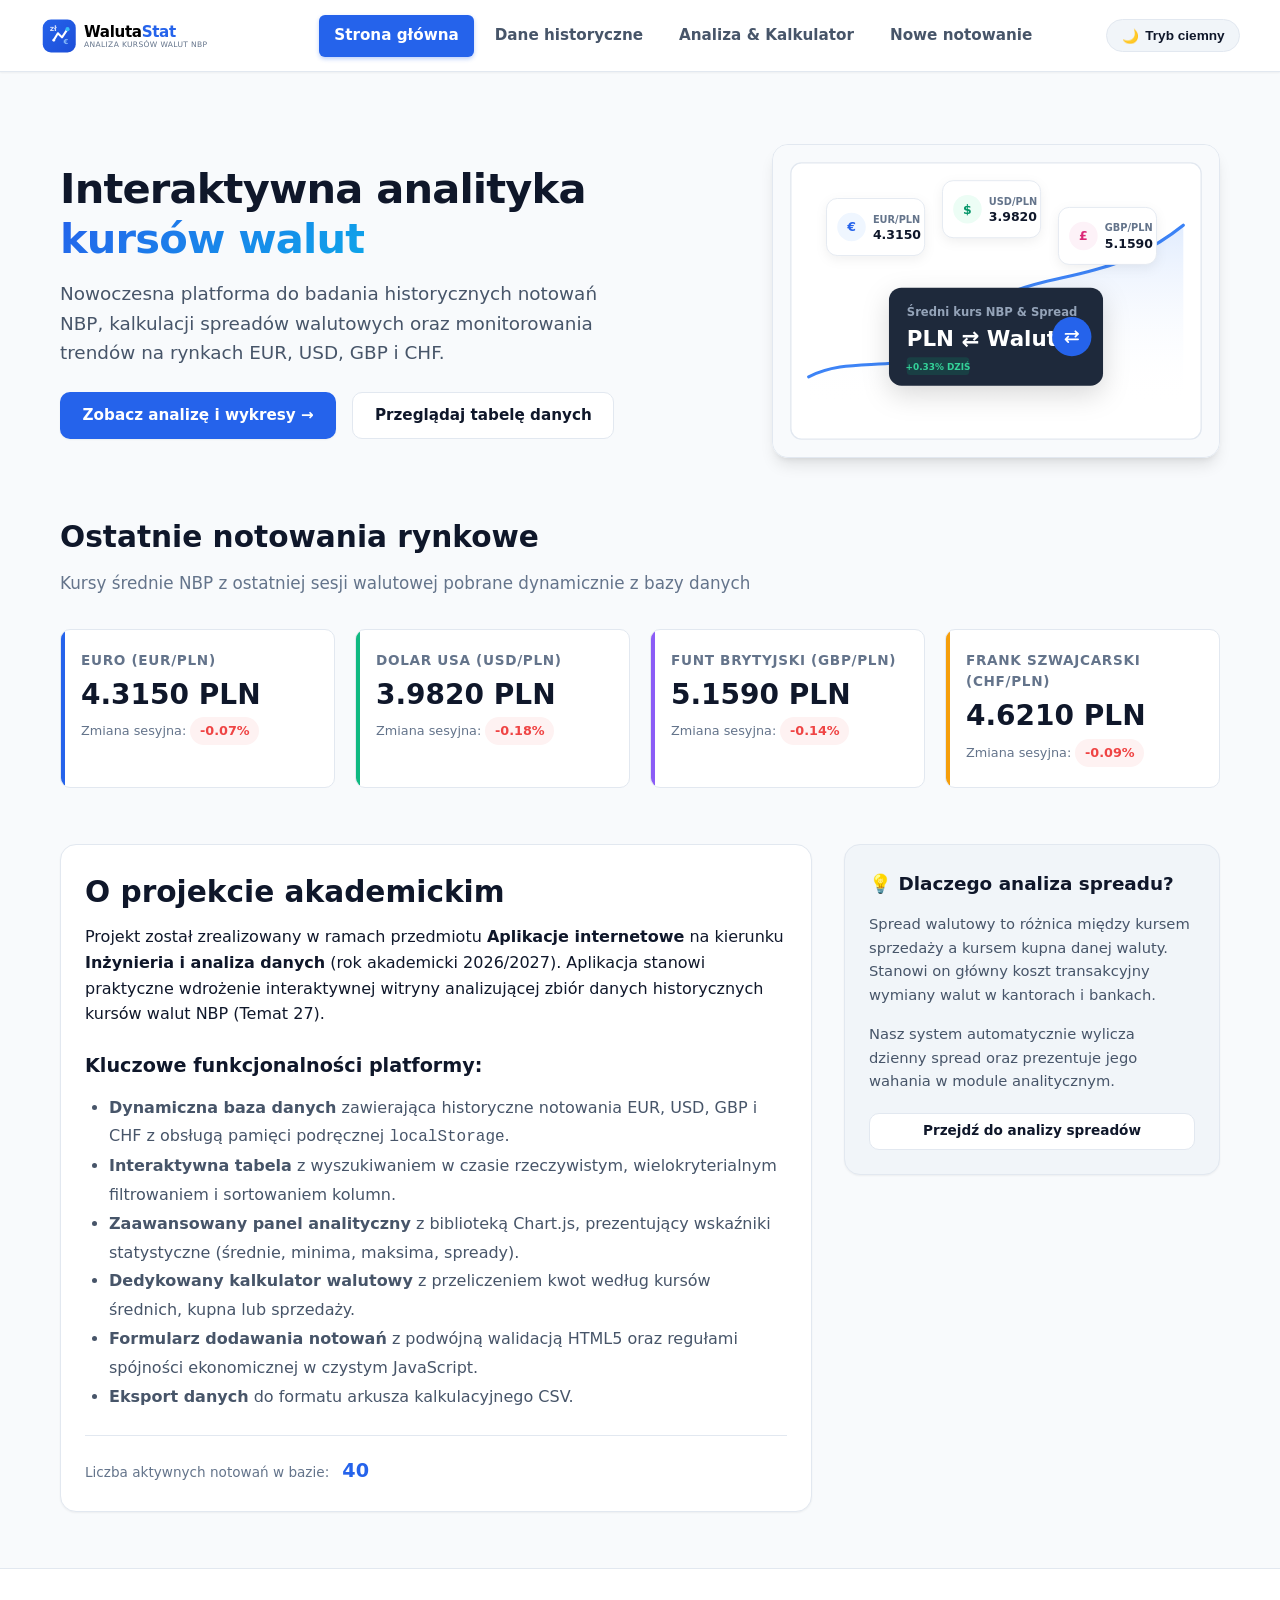
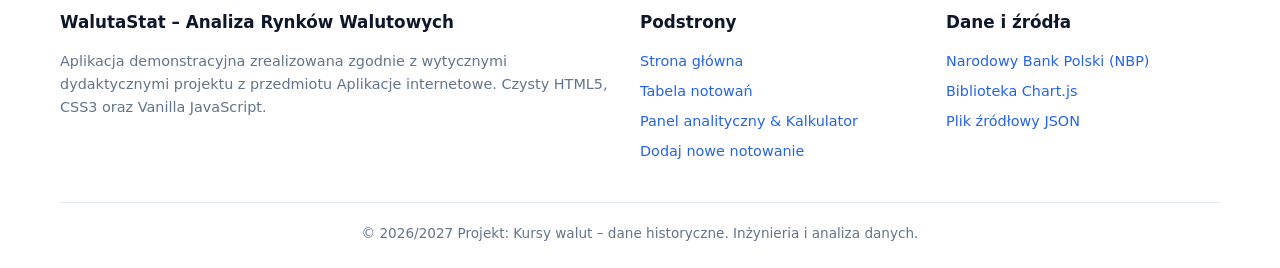
<file: index.html>
<!DOCTYPE html>
<html lang="pl">
<head>
  <meta charset="UTF-8">
  <meta name="viewport" content="width=device-width, initial-scale=1.0">
  <meta name="description" content="Projekt demonstracyjny: Kursy walut – dane historyczne. Inżynieria i analiza danych.">
  <title>WalutaStat – Kursy walut i analiza danych historycznych NBP</title>
  <link rel="stylesheet" href="css/style.css">
</head>
<body data-page="home">

  <!-- ======================================================================
       NAGŁÓWEK I GŁÓWNE MENU NAWIGACYJNE
       ====================================================================== -->
  <header class="site-header">
    <div class="container header-inner">
      <a href="index.html" class="brand-link" title="Przejdź do strony głównej WalutaStat">
        <img src="img/logo.svg" alt="Logo WalutaStat - Analiza kursów walut NBP" class="brand-logo">
      </a>

      <nav class="main-nav" aria-label="Główna nawigacja serwisu">
        <ul class="nav-list">
          <li><a href="index.html" class="nav-link active" aria-current="page">Strona główna</a></li>
          <li><a href="dane.html" class="nav-link">Dane historyczne</a></li>
          <li><a href="analiza.html" class="nav-link">Analiza &amp; Kalkulator</a></li>
          <li><a href="formularz.html" class="nav-link">Nowe notowanie</a></li>
        </ul>
      </nav>

      <div class="nav-actions">
        <button id="theme-toggle" class="theme-toggle-btn" aria-label="Przełącz motyw kolorystyczny witryny">
          🌙 <span>Tryb ciemny</span>
        </button>
      </div>
    </div>
  </header>

  <!-- ======================================================================
       TREŚĆ GŁÓWNA STRONY (MAIN)
       ====================================================================== -->
  <main class="main-content">
    <div class="container">

      <!-- Sekcja Hero: wprowadzenie i grafika -->
      <section class="hero-section">
        <div class="hero-content">
          <h1>Interaktywna analityka <span class="gradient-text">kursów walut</span></h1>
          <p class="hero-lead">
            Nowoczesna platforma do badania historycznych notowań NBP, kalkulacji spreadów walutowych
            oraz monitorowania trendów na rynkach EUR, USD, GBP i CHF.
          </p>
          <div class="hero-buttons">
            <a href="analiza.html" class="btn btn-primary">Zobacz analizę i wykresy &rarr;</a>
            <a href="dane.html" class="btn btn-secondary">Przeglądaj tabelę danych</a>
          </div>
        </div>

        <figure class="hero-visual">
          <img src="img/currency-exchange.svg" alt="Infografika obrazująca notowania walut, kursy średnie i wymianę walutową">
          <figcaption style="display:none;">Wizualizacja dynamiki kursów rynkowych</figcaption>
        </figure>
      </section>

      <!-- Sekcja dynamicznych kart bieżących kursów -->
      <section style="margin-bottom: 3.5rem;">
        <h2 class="section-title">Ostatnie notowania rynkowe</h2>
        <p class="section-subtitle">Kursy średnie NBP z ostatniej sesji walutowej pobrane dynamicznie z bazy danych</p>

        <div class="stats-grid">
          <!-- Karta EUR -->
          <div class="stat-card">
            <div class="stat-label">Euro (EUR/PLN)</div>
            <div id="rate-eur" class="stat-value">---</div>
            <div class="stat-sub">Zmiana sesyjna: <span id="change-eur" class="badge">---</span></div>
          </div>

          <!-- Karta USD -->
          <div class="stat-card stat-green">
            <div class="stat-label">Dolar USA (USD/PLN)</div>
            <div id="rate-usd" class="stat-value">---</div>
            <div class="stat-sub">Zmiana sesyjna: <span id="change-usd" class="badge">---</span></div>
          </div>

          <!-- Karta GBP -->
          <div class="stat-card stat-purple">
            <div class="stat-label">Funt brytyjski (GBP/PLN)</div>
            <div id="rate-gbp" class="stat-value">---</div>
            <div class="stat-sub">Zmiana sesyjna: <span id="change-gbp" class="badge">---</span></div>
          </div>

          <!-- Karta CHF -->
          <div class="stat-card stat-amber">
            <div class="stat-label">Frank szwajcarski (CHF/PLN)</div>
            <div id="rate-chf" class="stat-value">---</div>
            <div class="stat-sub">Zmiana sesyjna: <span id="change-chf" class="badge">---</span></div>
          </div>
        </div>
      </section>

      <!-- Sekcja O Projekcie i Zastosowanie Analityczne (Article + Aside) -->
      <div style="display: grid; grid-template-columns: 2fr 1fr; gap: 2rem; align-items: start;">
        
        <article class="card">
          <h2 class="section-title">O projekcie akademickim</h2>
          <p style="margin-bottom: 1rem;">
            Projekt został zrealizowany w ramach przedmiotu <strong>Aplikacje internetowe</strong> na kierunku 
            <strong>Inżynieria i analiza danych</strong> (rok akademicki 2026/2027). Aplikacja stanowi praktyczne wdrożenie
            interaktywnej witryny analizującej zbiór danych historycznych kursów walut NBP (Temat 27).
          </p>

          <h3 style="font-size: 1.2rem; margin: 1.5rem 0 0.75rem; color: var(--text-main);">Kluczowe funkcjonalności platformy:</h3>
          <ul style="padding-left: 1.5rem; line-height: 1.8; color: var(--text-secondary);">
            <li><strong>Dynamiczna baza danych</strong> zawierająca historyczne notowania EUR, USD, GBP i CHF z obsługą pamięci podręcznej <code>localStorage</code>.</li>
            <li><strong>Interaktywna tabela</strong> z wyszukiwaniem w czasie rzeczywistym, wielokryterialnym filtrowaniem i sortowaniem kolumn.</li>
            <li><strong>Zaawansowany panel analityczny</strong> z biblioteką Chart.js, prezentujący wskaźniki statystyczne (średnie, minima, maksima, spready).</li>
            <li><strong>Dedykowany kalkulator walutowy</strong> z przeliczeniem kwot według kursów średnich, kupna lub sprzedaży.</li>
            <li><strong>Formularz dodawania notowań</strong> z podwójną walidacją HTML5 oraz regułami spójności ekonomicznej w czystym JavaScript.</li>
            <li><strong>Eksport danych</strong> do formatu arkusza kalkulacyjnego CSV.</li>
          </ul>

          <div style="margin-top: 1.5rem; padding-top: 1.25rem; border-top: 1px solid var(--border-color); display: flex; gap: 1rem; align-items: center;">
            <div>
              <span style="font-size: 0.85rem; color: var(--text-muted);">Liczba aktywnych notowań w bazie:</span>
              <strong id="total-records-count" style="font-size: 1.2rem; margin-left: 0.5rem; color: var(--primary);">---</strong>
            </div>
          </div>
        </article>

        <!-- Pasek boczny: ASIDE -->
        <aside class="card" style="background-color: var(--bg-surface-secondary);">
          <h3 style="font-size: 1.15rem; margin-bottom: 0.85rem; color: var(--text-main);">💡 Dlaczego analiza spreadu?</h3>
          <p style="font-size: 0.92rem; color: var(--text-secondary); margin-bottom: 1rem;">
            Spread walutowy to różnica między kursem sprzedaży a kursem kupna danej waluty. Stanowi on główny koszt transakcyjny wymiany walut w kantorach i bankach.
          </p>
          <p style="font-size: 0.92rem; color: var(--text-secondary); margin-bottom: 1.25rem;">
            Nasz system automatycznie wylicza dzienny spread oraz prezentuje jego wahania w module analitycznym.
          </p>
          <a href="analiza.html" class="btn btn-secondary btn-sm" style="width: 100%;">Przejdź do analizy spreadów</a>
        </aside>

      </div>

    </div>
  </main>

  <!-- ======================================================================
       STOPKA WITRYNY (FOOTER)
       ====================================================================== -->
  <footer class="site-footer">
    <div class="container">
      <div class="footer-grid">
        <div class="footer-col">
          <h3>WalutaStat – Analiza Rynków Walutowych</h3>
          <p>
            Aplikacja demonstracyjna zrealizowana zgodnie z wytycznymi dydaktycznymi projektu
            z przedmiotu Aplikacje internetowe. Czysty HTML5, CSS3 oraz Vanilla JavaScript.
          </p>
        </div>

        <div class="footer-col">
          <h3>Podstrony</h3>
          <ul>
            <li><a href="index.html">Strona główna</a></li>
            <li><a href="dane.html">Tabela notowań</a></li>
            <li><a href="analiza.html">Panel analityczny &amp; Kalkulator</a></li>
            <li><a href="formularz.html">Dodaj nowe notowanie</a></li>
          </ul>
        </div>

        <div class="footer-col">
          <h3>Dane i źródła</h3>
          <ul>
            <li><a href="https://nbp.pl" target="_blank" rel="noopener">Narodowy Bank Polski (NBP)</a></li>
            <li><a href="https://www.chartjs.org" target="_blank" rel="noopener">Biblioteka Chart.js</a></li>
            <li><a href="data/dane.json" target="_blank">Plik źródłowy JSON</a></li>
          </ul>
        </div>
      </div>

      <div class="footer-bottom">
        <p>&copy; 2026/2027 Projekt: Kursy walut – dane historyczne. Inżynieria i analiza danych.</p>
      </div>
    </div>
  </footer>

  <!-- Dołączenie skryptów JS -->
  <script src="js/data.js"></script>
  <script src="js/app.js"></script>
</body>
</html>
</file>
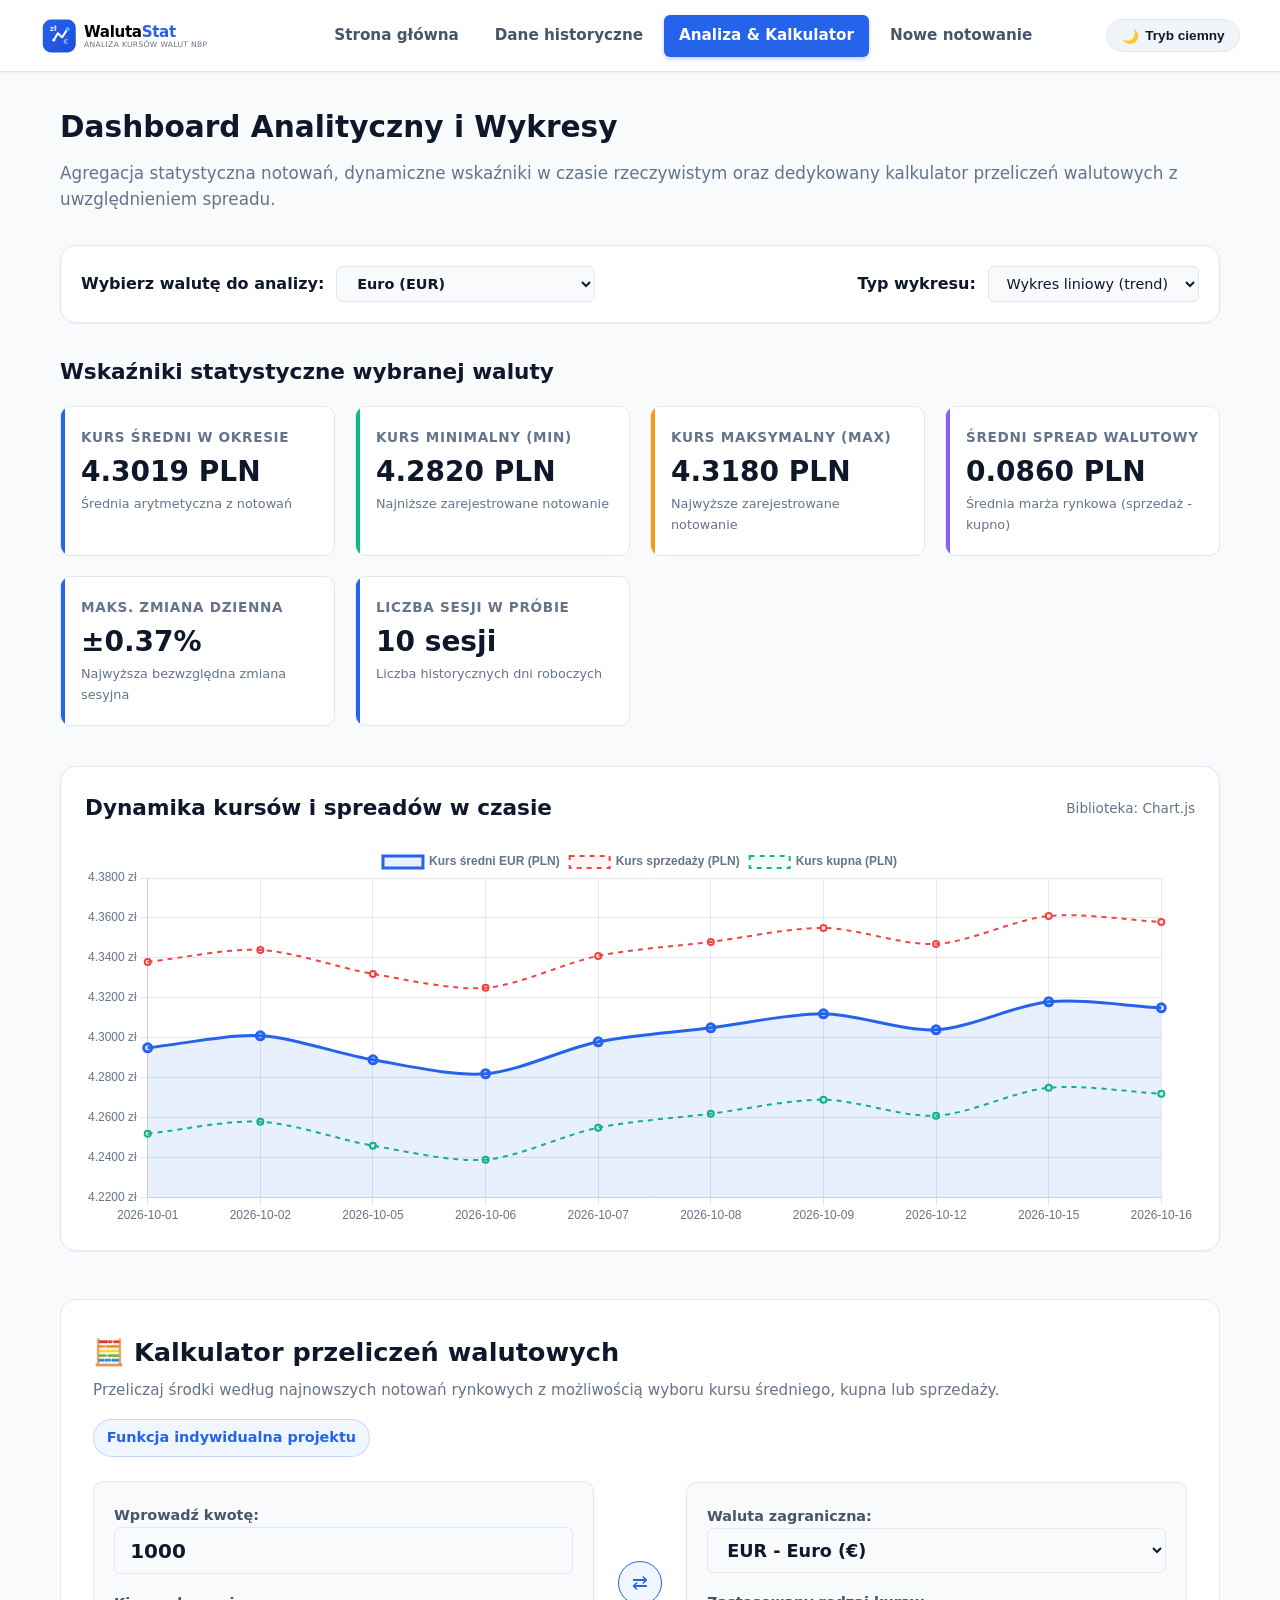
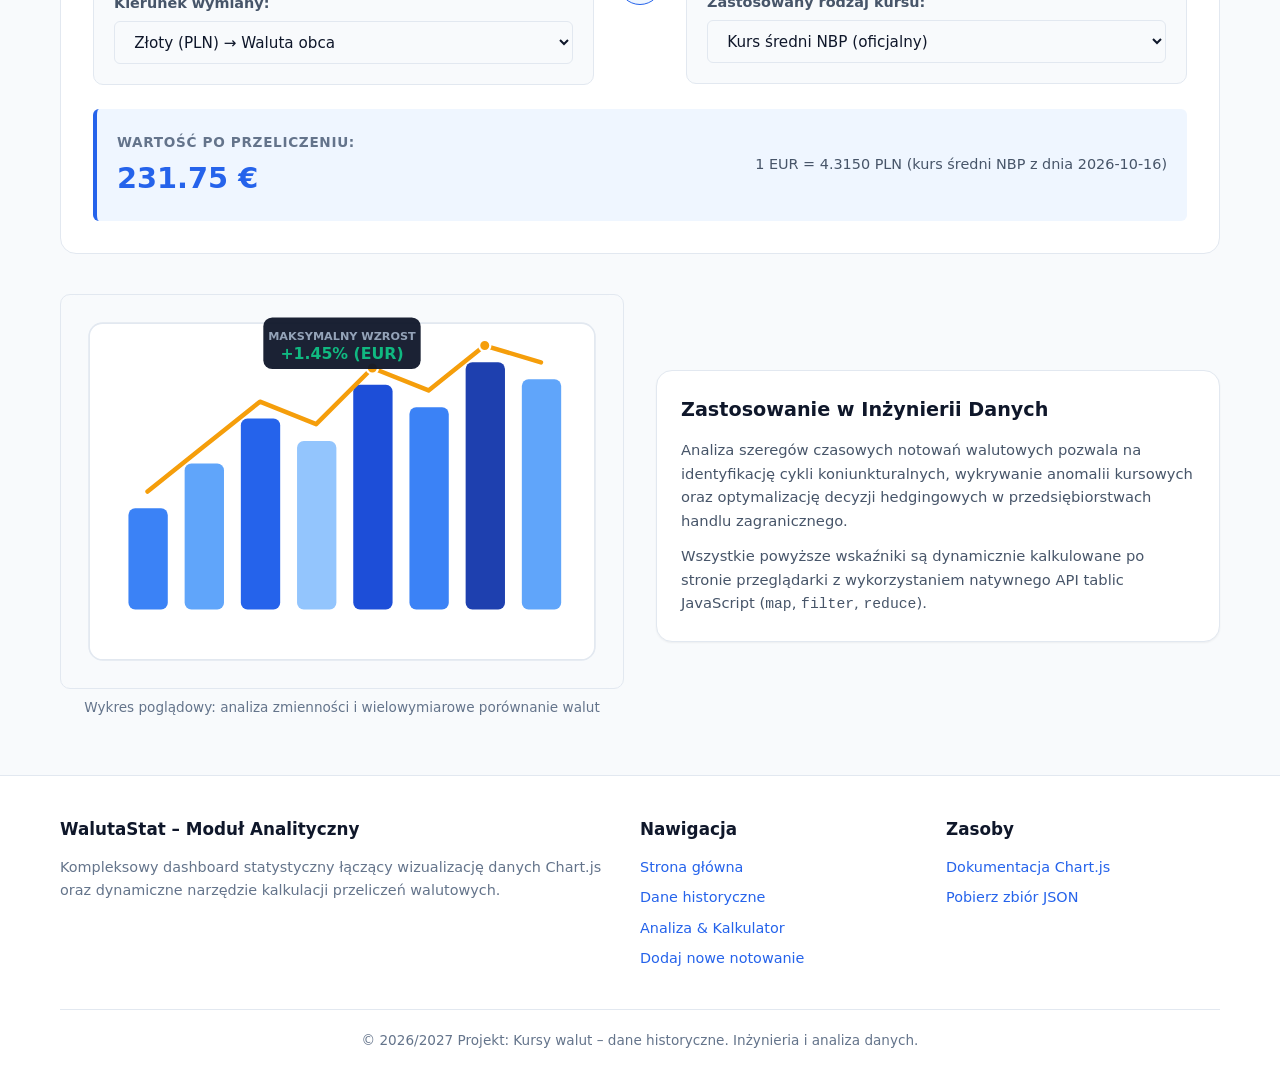
<file: analiza.html>
<!DOCTYPE html>
<html lang="pl">
<head>
  <meta charset="UTF-8">
  <meta name="viewport" content="width=device-width, initial-scale=1.0">
  <meta name="description" content="Dashboard analityczny notowań kursów walut NBP z wykresem Chart.js, statystykami i kalkulatorem przeliczeń.">
  <title>Analiza i Kalkulator Walutowy – Dashboard | WalutaStat</title>
  <link rel="stylesheet" href="css/style.css">
</head>
<body data-page="analiza">

  <!-- ======================================================================
       NAGŁÓWEK I GŁÓWNE MENU NAWIGACYJNE
       ====================================================================== -->
  <header class="site-header">
    <div class="container header-inner">
      <a href="index.html" class="brand-link" title="Przejdź do strony głównej WalutaStat">
        <img src="img/logo.svg" alt="Logo WalutaStat - Analiza kursów walut NBP" class="brand-logo">
      </a>

      <nav class="main-nav" aria-label="Główna nawigacja serwisu">
        <ul class="nav-list">
          <li><a href="index.html" class="nav-link">Strona główna</a></li>
          <li><a href="dane.html" class="nav-link">Dane historyczne</a></li>
          <li><a href="analiza.html" class="nav-link active" aria-current="page">Analiza &amp; Kalkulator</a></li>
          <li><a href="formularz.html" class="nav-link">Nowe notowanie</a></li>
        </ul>
      </nav>

      <div class="nav-actions">
        <button id="theme-toggle" class="theme-toggle-btn" aria-label="Przełącz motyw kolorystyczny witryny">
          🌙 <span>Tryb ciemny</span>
        </button>
      </div>
    </div>
  </header>

  <!-- ======================================================================
       TREŚĆ GŁÓWNA STRONY (MAIN)
       ====================================================================== -->
  <main class="main-content">
    <div class="container">

      <!-- Wprowadzenie do sekcji analizy -->
      <section style="margin-bottom: 2rem;">
        <h1 class="section-title">Dashboard Analityczny i Wykresy</h1>
        <p class="section-subtitle">
          Agregacja statystyczna notowań, dynamiczne wskaźniki w czasie rzeczywistym oraz
          dedykowany kalkulator przeliczeń walutowych z uwzględnieniem spreadu.
        </p>
      </section>

      <!-- Panel wyboru waluty do analizy -->
      <section class="card" style="margin-bottom: 2rem; padding: 1.25rem;">
        <div style="display: flex; flex-wrap: wrap; justify-content: space-between; align-items: center; gap: 1rem;">
          <div style="display: flex; align-items: center; gap: 0.75rem;">
            <label for="dashboard-currency-select" style="font-weight: 700;">Wybierz walutę do analizy:</label>
            <select id="dashboard-currency-select" class="form-control-inline" style="font-weight: 600; padding: 0.5rem 1rem;">
              <option value="EUR">Euro (EUR)</option>
              <option value="USD">Dolar amerykański (USD)</option>
              <option value="GBP">Funt szterling (GBP)</option>
              <option value="CHF">Frank szwajcarski (CHF)</option>
            </select>
          </div>

          <div style="display: flex; align-items: center; gap: 0.75rem;">
            <label for="dashboard-chart-type" style="font-weight: 600;">Typ wykresu:</label>
            <select id="dashboard-chart-type" class="form-control-inline">
              <option value="line">Wykres liniowy (trend)</option>
              <option value="bar">Wykres słupkowy</option>
            </select>
          </div>
        </div>
      </section>

      <!-- Sekcja wyliczonych wskaźników analitycznych (Dashboard Cards) -->
      <section style="margin-bottom: 2.5rem;" aria-label="Kluczowe wskaźniki statystyczne">
        <h2 style="font-size: 1.35rem; margin-bottom: 1rem; color: var(--text-main);">Wskaźniki statystyczne wybranej waluty</h2>
        
        <div class="stats-grid">
          <!-- Wskaźnik 1: Kurs średni -->
          <div class="stat-card">
            <div class="stat-label">Kurs średni w okresie</div>
            <div id="metric-avg-rate" class="stat-value">---</div>
            <div class="stat-sub">Średnia arytmetyczna z notowań</div>
          </div>

          <!-- Wskaźnik 2: Minimum -->
          <div class="stat-card stat-green">
            <div class="stat-label">Kurs minimalny (Min)</div>
            <div id="metric-min-rate" class="stat-value">---</div>
            <div class="stat-sub">Najniższe zarejestrowane notowanie</div>
          </div>

          <!-- Wskaźnik 3: Maksimum -->
          <div class="stat-card stat-amber">
            <div class="stat-label">Kurs maksymalny (Max)</div>
            <div id="metric-max-rate" class="stat-value">---</div>
            <div class="stat-sub">Najwyższe zarejestrowane notowanie</div>
          </div>

          <!-- Wskaźnik 4: Średni spread -->
          <div class="stat-card stat-purple">
            <div class="stat-label">Średni spread walutowy</div>
            <div id="metric-avg-spread" class="stat-value">---</div>
            <div class="stat-sub">Średnia marża rynkowa (sprzedaż - kupno)</div>
          </div>

          <!-- Wskaźnik 5: Maksymalne wahanie dzienne -->
          <div class="stat-card">
            <div class="stat-label">Maks. zmiana dzienna</div>
            <div id="metric-max-volatility" class="stat-value">---</div>
            <div class="stat-sub">Najwyższa bezwzględna zmiana sesyjna</div>
          </div>

          <!-- Wskaźnik 6: Liczba notowań -->
          <div class="stat-card">
            <div class="stat-label">Liczba sesji w próbie</div>
            <div id="metric-sample-count" class="stat-value">---</div>
            <div class="stat-sub">Liczba historycznych dni roboczych</div>
          </div>
        </div>
      </section>

      <!-- Sekcja wykresu Chart.js -->
      <section class="card" style="margin-bottom: 3rem;" aria-label="Interaktywny wykres zmian w czasie">
        <div style="display: flex; justify-content: space-between; align-items: center; margin-bottom: 1.25rem;">
          <h2 style="font-size: 1.35rem; color: var(--text-main);">Dynamika kursów i spreadów w czasie</h2>
          <span style="font-size: 0.85rem; color: var(--text-muted);">Biblioteka: Chart.js</span>
        </div>
        
        <div style="position: relative; height: 380px; width: 100%;">
          <canvas id="currencyChart" aria-label="Wykres zmian kursu waluty w czasie" role="img"></canvas>
        </div>
      </section>

      <!-- ==================================================================
           FUNKCJONALNOŚĆ WYRÓŻNIAJĄCA: KALKULATOR PRZELICZEŃ WALUTOWYCH
           (Zalecana funkcja dla Tematu 27: Kursy walut - dane historyczne)
           ================================================================== -->
      <section class="calculator-card" aria-label="Kalkulator przeliczeń walutowych">
        <div style="display: flex; justify-content: space-between; align-items: center; flex-wrap: wrap; gap: 1rem;">
          <div>
            <h2 style="font-size: 1.6rem; margin-bottom: 0.35rem; color: var(--text-main);">
              🧮 Kalkulator przeliczeń walutowych
            </h2>
            <p style="color: var(--text-muted); font-size: 0.95rem;">
              Przeliczaj środki według najnowszych notowań rynkowych z możliwością wyboru kursu średniego, kupna lub sprzedaży.
            </p>
          </div>
          <span class="badge badge-currency" style="font-size: 0.9rem; padding: 0.4rem 0.8rem;">
            Funkcja indywidualna projektu
          </span>
        </div>

        <div class="calc-grid">
          <!-- Pole wejściowe kwoty i kierunku -->
          <div class="calc-box">
            <label for="calc-amount" class="form-label" style="margin-bottom: 0.5rem;">Wprowadź kwotę:</label>
            <input 
              type="number" 
              id="calc-amount" 
              class="form-input" 
              value="1000" 
              min="0.01" 
              step="any"
              placeholder="np. 1000"
              style="font-size: 1.25rem; font-weight: 700;"
            >

            <div style="margin-top: 1rem;">
              <label for="calc-direction" class="form-label">Kierunek wymiany:</label>
              <select id="calc-direction" class="form-select" style="margin-top: 0.35rem;">
                <option value="PLN_TO_CURR">Złoty (PLN) &rarr; Waluta obca</option>
                <option value="CURR_TO_PLN">Waluta obca &rarr; Złoty (PLN)</option>
              </select>
            </div>
          </div>

          <!-- Przycisk zamiany kierunku -->
          <div style="display: flex; justify-content: center;">
            <button id="calc-swap-direction-btn" class="calc-swap-btn" title="Odwróć kierunek przeliczenia" aria-label="Odwróć kierunek przeliczenia">
              ⇄
            </button>
          </div>

          <!-- Wybór waluty docelowej i typu kursu -->
          <div class="calc-box">
            <label for="calc-currency" class="form-label" style="margin-bottom: 0.5rem;">Waluta zagraniczna:</label>
            <select id="calc-currency" class="form-select" style="font-size: 1.1rem; font-weight: 700;">
              <option value="EUR">EUR - Euro (€)</option>
              <option value="USD">USD - Dolar amerykański ($)</option>
              <option value="GBP">GBP - Funt szterling (£)</option>
              <option value="CHF">CHF - Frank szwajcarski (CHF)</option>
            </select>

            <div style="margin-top: 1rem;">
              <label for="calc-rate-type" class="form-label">Zastosowany rodzaj kursu:</label>
              <select id="calc-rate-type" class="form-select" style="margin-top: 0.35rem;">
                <option value="mid">Kurs średni NBP (oficjalny)</option>
                <option value="buy">Kurs kupna kantoru (wymiana na PLN)</option>
                <option value="sell">Kurs sprzedaży kantoru (zakup waluty)</option>
              </select>
            </div>
          </div>
        </div>

        <!-- Wynik przeliczenia -->
        <div class="calc-result-display">
          <div>
            <span style="font-size: 0.85rem; text-transform: uppercase; letter-spacing: 0.05em; color: var(--text-muted); font-weight: 600;">
              Wartość po przeliczeniu:
            </span>
            <div id="calc-result-value" class="calc-result-number">---</div>
          </div>
          <div id="calc-rate-info" style="font-size: 0.9rem; color: var(--text-secondary); text-align: right;">
            Ładowanie parametrów kursu...
          </div>
        </div>
      </section>

      <!-- Ilustracja tematyczna i opis metodologii -->
      <div style="display: grid; grid-template-columns: 1fr 1fr; gap: 2rem; align-items: center;">
        <figure>
          <img src="img/analytics-chart.svg" alt="Wizualizacja wykresu słupkowego i liniowego analizy rynków walutowych" style="border-radius: var(--radius-md); border: 1px solid var(--border-color);">
          <figcaption style="font-size: 0.85rem; color: var(--text-muted); margin-top: 0.5rem; text-align: center;">
            Wykres poglądowy: analiza zmienności i wielowymiarowe porównanie walut
          </figcaption>
        </figure>

        <article class="card">
          <h3 style="font-size: 1.2rem; margin-bottom: 0.75rem;">Zastosowanie w Inżynierii Danych</h3>
          <p style="font-size: 0.92rem; color: var(--text-secondary); margin-bottom: 0.75rem;">
            Analiza szeregów czasowych notowań walutowych pozwala na identyfikację cykli koniunkturalnych,
            wykrywanie anomalii kursowych oraz optymalizację decyzji hedgingowych w przedsiębiorstwach handlu zagranicznego.
          </p>
          <p style="font-size: 0.92rem; color: var(--text-secondary);">
            Wszystkie powyższe wskaźniki są dynamicznie kalkulowane po stronie przeglądarki z wykorzystaniem natywnego API tablic JavaScript (<code>map</code>, <code>filter</code>, <code>reduce</code>).
          </p>
        </article>
      </div>

    </div>
  </main>

  <!-- ======================================================================
       STOPKA WITRYNY (FOOTER)
       ====================================================================== -->
  <footer class="site-footer">
    <div class="container">
      <div class="footer-grid">
        <div class="footer-col">
          <h3>WalutaStat – Moduł Analityczny</h3>
          <p>
            Kompleksowy dashboard statystyczny łączący wizualizację danych Chart.js
            oraz dynamiczne narzędzie kalkulacji przeliczeń walutowych.
          </p>
        </div>

        <div class="footer-col">
          <h3>Nawigacja</h3>
          <ul>
            <li><a href="index.html">Strona główna</a></li>
            <li><a href="dane.html">Dane historyczne</a></li>
            <li><a href="analiza.html">Analiza &amp; Kalkulator</a></li>
            <li><a href="formularz.html">Dodaj nowe notowanie</a></li>
          </ul>
        </div>

        <div class="footer-col">
          <h3>Zasoby</h3>
          <ul>
            <li><a href="https://www.chartjs.org/docs/latest/" target="_blank" rel="noopener">Dokumentacja Chart.js</a></li>
            <li><a href="data/dane.json" target="_blank">Pobierz zbiór JSON</a></li>
          </ul>
        </div>
      </div>

      <div class="footer-bottom">
        <p>&copy; 2026/2027 Projekt: Kursy walut – dane historyczne. Inżynieria i analiza danych.</p>
      </div>
    </div>
  </footer>

  <!-- Biblioteka Chart.js (lokalna z fallbackiem na CDN) -->
  <script src="js/chart.umd.min.js"></script>
  <script>
    // Zabezpieczenie fallback, gdyby plik lokalny nie był dostępny
    if (typeof Chart === 'undefined') {
      const script = document.createElement('script');
      script.src = 'https://cdn.jsdelivr.net/npm/chart.js@4.4.1/dist/chart.umd.min.js';
      document.head.appendChild(script);
    }
  </script>

  <!-- Dołączenie skryptów JS -->
  <script src="js/data.js"></script>
  <script src="js/app.js"></script>
</body>
</html>
</file>
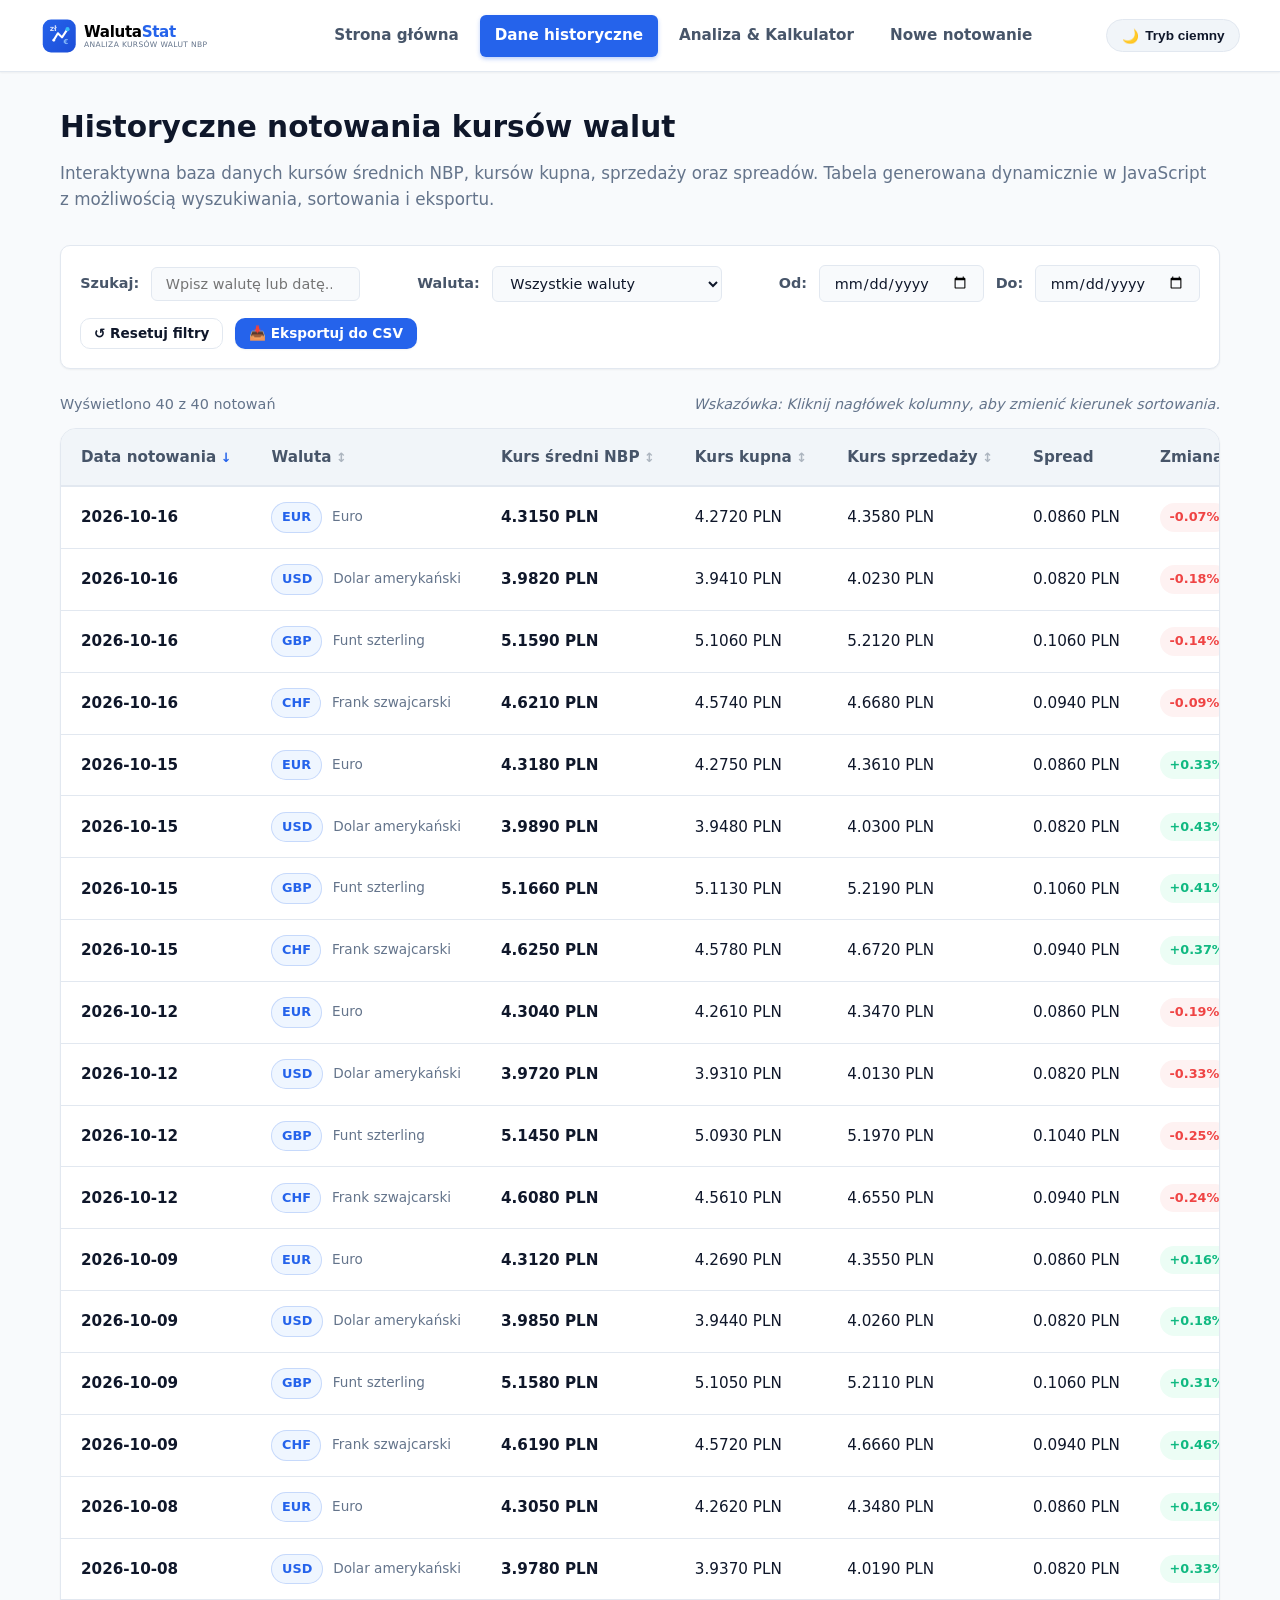
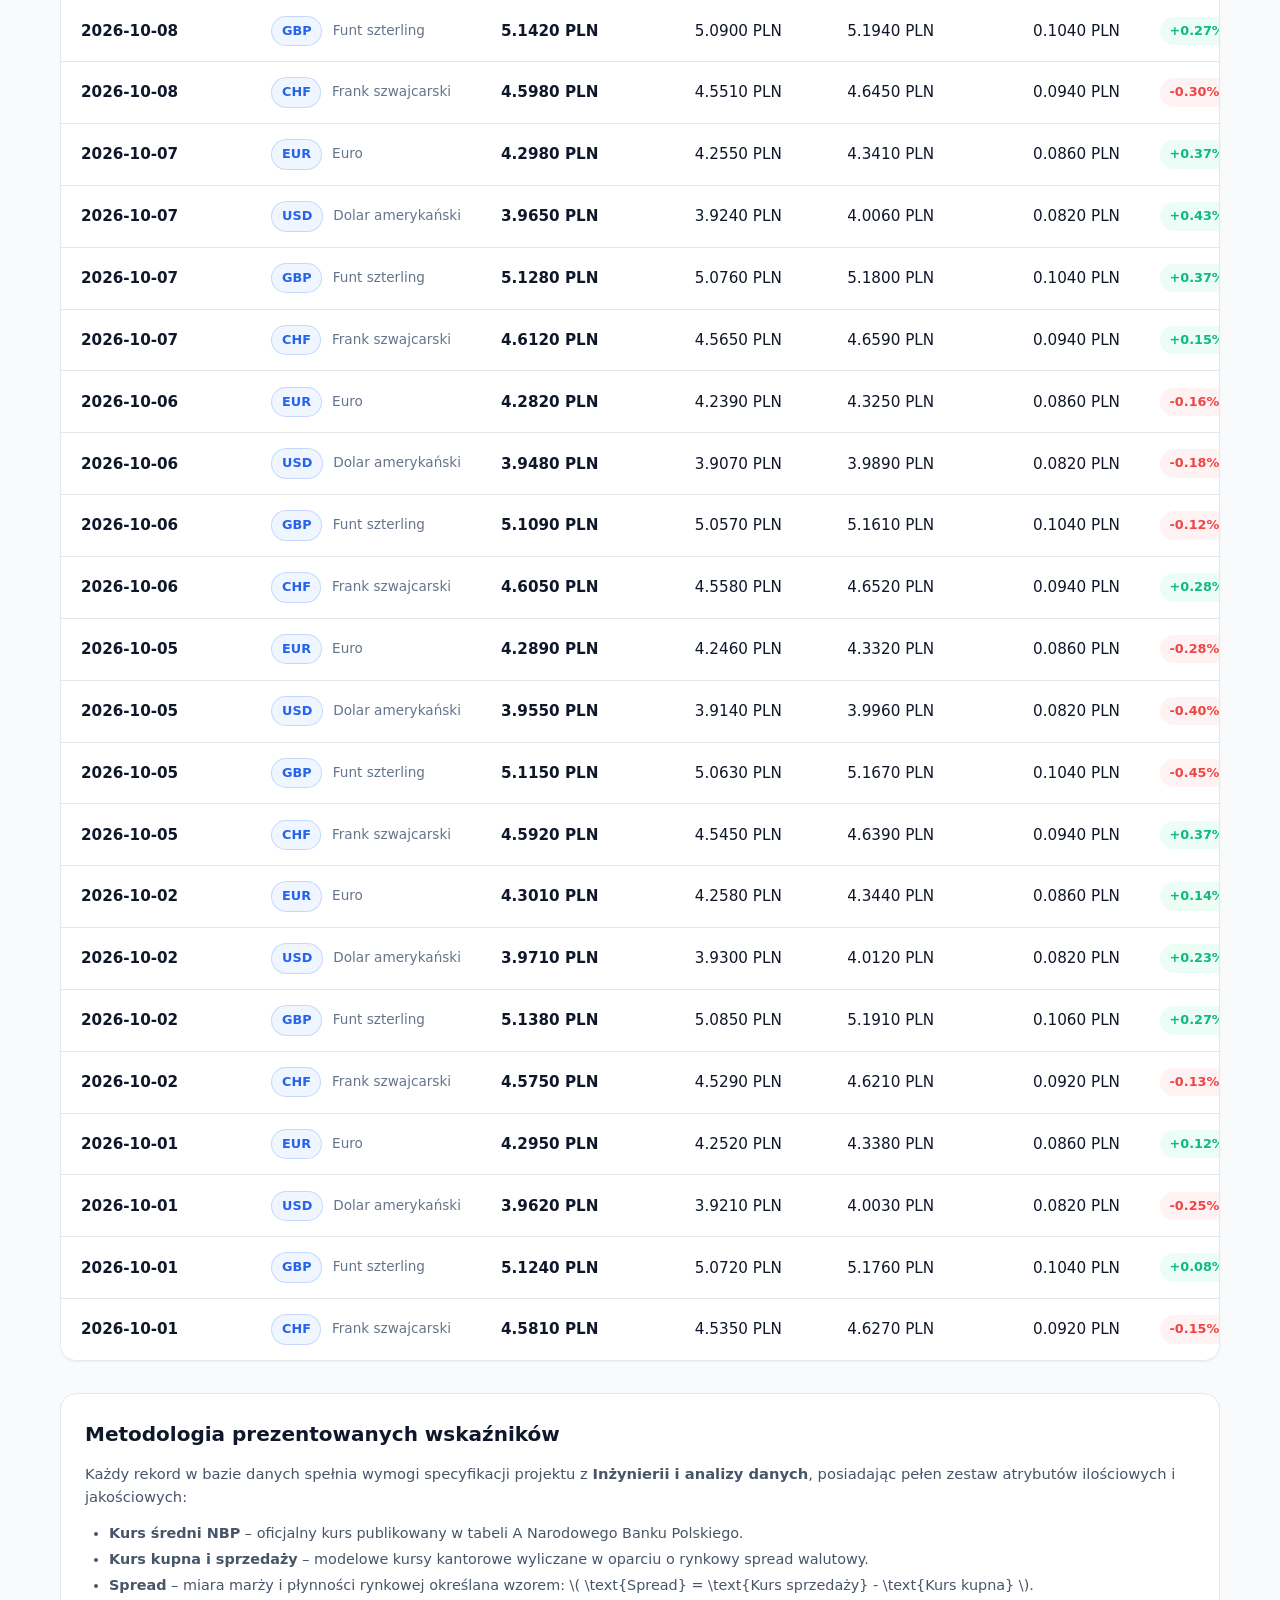
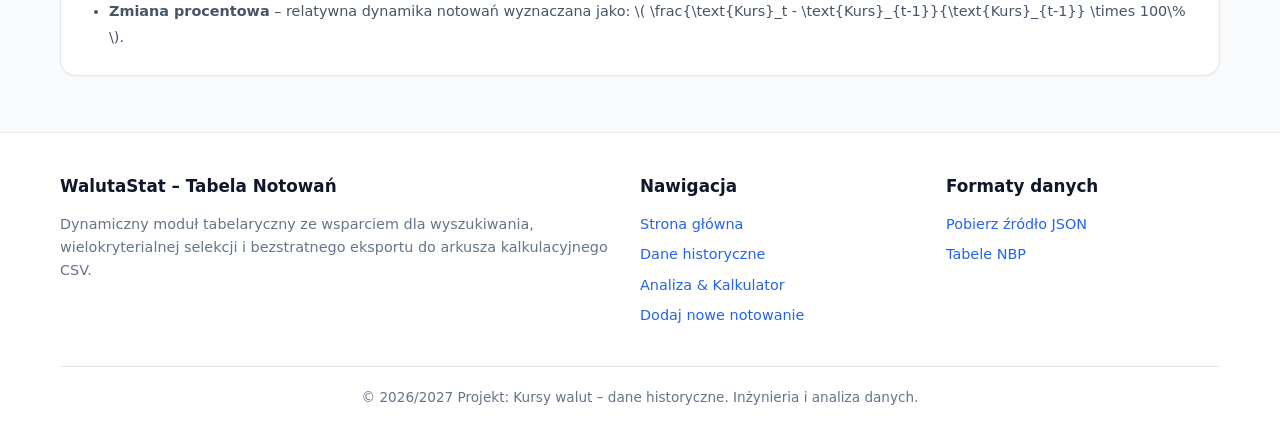
<file: dane.html>
<!DOCTYPE html>
<html lang="pl">
<head>
  <meta charset="UTF-8">
  <meta name="viewport" content="width=device-width, initial-scale=1.0">
  <meta name="description" content="Tabela historycznych notowań kursów walut NBP. Wyszukiwanie, filtrowanie, sortowanie i eksport CSV.">
  <title>Dane Historyczne – Tabela Notowań Walutowych | WalutaStat</title>
  <link rel="stylesheet" href="css/style.css">
</head>
<body data-page="dane">

  <!-- ======================================================================
       NAGŁÓWEK I GŁÓWNE MENU NAWIGACYJNE
       ====================================================================== -->
  <header class="site-header">
    <div class="container header-inner">
      <a href="index.html" class="brand-link" title="Przejdź do strony głównej WalutaStat">
        <img src="img/logo.svg" alt="Logo WalutaStat - Analiza kursów walut NBP" class="brand-logo">
      </a>

      <nav class="main-nav" aria-label="Główna nawigacja serwisu">
        <ul class="nav-list">
          <li><a href="index.html" class="nav-link">Strona główna</a></li>
          <li><a href="dane.html" class="nav-link active" aria-current="page">Dane historyczne</a></li>
          <li><a href="analiza.html" class="nav-link">Analiza &amp; Kalkulator</a></li>
          <li><a href="formularz.html" class="nav-link">Nowe notowanie</a></li>
        </ul>
      </nav>

      <div class="nav-actions">
        <button id="theme-toggle" class="theme-toggle-btn" aria-label="Przełącz motyw kolorystyczny witryny">
          🌙 <span>Tryb ciemny</span>
        </button>
      </div>
    </div>
  </header>

  <!-- ======================================================================
       TREŚĆ GŁÓWNA STRONY (MAIN)
       ====================================================================== -->
  <main class="main-content">
    <div class="container">

      <!-- Tytuł sekcji -->
      <section style="margin-bottom: 2rem;">
        <h1 class="section-title">Historyczne notowania kursów walut</h1>
        <p class="section-subtitle">
          Interaktywna baza danych kursów średnich NBP, kursów kupna, sprzedaży oraz spreadów.
          Tabela generowana dynamicznie w JavaScript z możliwością wyszukiwania, sortowania i eksportu.
        </p>
      </section>

      <!-- Panel filtrów i kontroli -->
      <section class="data-controls-bar" aria-label="Panel filtrowania i wyszukiwania tabeli">
        <!-- Wyszukiwarka tekstowa -->
        <div class="filter-group">
          <label for="search-input">Szukaj:</label>
          <input 
            type="search" 
            id="search-input" 
            class="form-control-inline" 
            placeholder="Wpisz walutę lub datę..."
            aria-label="Wyszukaj notowanie według waluty lub daty"
          >
        </div>

        <!-- Filtr waluty -->
        <div class="filter-group">
          <label for="currency-filter">Waluta:</label>
          <select id="currency-filter" class="form-control-inline" aria-label="Filtruj według waluty">
            <option value="all">Wszystkie waluty</option>
            <option value="EUR">EUR - Euro</option>
            <option value="USD">USD - Dolar amerykański</option>
            <option value="GBP">GBP - Funt szterling</option>
            <option value="CHF">CHF - Frank szwajcarski</option>
          </select>
        </div>

        <!-- Filtr zakresu dat -->
        <div class="filter-group">
          <label for="date-from">Od:</label>
          <input type="date" id="date-from" class="form-control-inline" aria-label="Data początkowa">
          
          <label for="date-to">Do:</label>
          <input type="date" id="date-to" class="form-control-inline" aria-label="Data końcowa">
        </div>

        <!-- Przyciski akcji -->
        <div class="filter-group">
          <button id="reset-filters-btn" class="btn btn-secondary btn-sm" title="Wyczyść wszystkie nałożone filtry">
            ↺ Resetuj filtry
          </button>
          <button id="export-csv-btn" class="btn btn-primary btn-sm" title="Pobierz aktualnie przefiltrowany widok w pliku CSV">
            📥 Eksportuj do CSV
          </button>
        </div>
      </section>

      <!-- Pasek podsumowania liczby wyników -->
      <div style="display: flex; justify-content: space-between; align-items: center; margin-bottom: 0.75rem; font-size: 0.9rem; color: var(--text-muted);">
        <span id="filter-results-count">Ładowanie danych...</span>
        <span><em>Wskazówka: Kliknij nagłówek kolumny, aby zmienić kierunek sortowania.</em></span>
      </div>

      <!-- Tabela danych wygenerowana przez JavaScript -->
      <section class="table-responsive" aria-label="Tabela kursów walut">
        <table class="data-table">
          <thead>
            <tr>
              <th scope="col" class="sortable" data-sort="date" title="Kliknij, aby posortować po dacie">Data notowania</th>
              <th scope="col" class="sortable" data-sort="currency" title="Kliknij, aby posortować po walucie">Waluta</th>
              <th scope="col" class="sortable" data-sort="midRate" title="Kliknij, aby posortować po kursie średnim">Kurs średni NBP</th>
              <th scope="col" class="sortable" data-sort="buyRate" title="Kliknij, aby posortować po kursie kupna">Kurs kupna</th>
              <th scope="col" class="sortable" data-sort="sellRate" title="Kliknij, aby posortować po kursie sprzedaży">Kurs sprzedaży</th>
              <th scope="col" title="Spread walutowy (różnica sprzedaży i kupna)">Spread</th>
              <th scope="col" class="sortable" data-sort="changePercent" title="Kliknij, aby posortować po zmianie sesyjnej">Zmiana (%)</th>
              <th scope="col">Źródło</th>
            </tr>
          </thead>
          <tbody id="exchange-table-body">
            <!-- Wiersze generowane dynamicznie przez skrypt js/app.js -->
          </tbody>
        </table>
      </section>

      <!-- Dodatkowa sekcja informacyjna: opis atrybutów danych -->
      <article class="card" style="margin-top: 2rem;">
        <h2 style="font-size: 1.25rem; margin-bottom: 0.75rem;">Metodologia prezentowanych wskaźników</h2>
        <p style="font-size: 0.92rem; color: var(--text-secondary); margin-bottom: 0.75rem;">
          Każdy rekord w bazie danych spełnia wymogi specyfikacji projektu z <strong>Inżynierii i analizy danych</strong>,
          posiadając pełen zestaw atrybutów ilościowych i jakościowych:
        </p>
        <ul style="padding-left: 1.5rem; font-size: 0.9rem; color: var(--text-secondary); line-height: 1.8;">
          <li><strong>Kurs średni NBP</strong> – oficjalny kurs publikowany w tabeli A Narodowego Banku Polskiego.</li>
          <li><strong>Kurs kupna i sprzedaży</strong> – modelowe kursy kantorowe wyliczane w oparciu o rynkowy spread walutowy.</li>
          <li><strong>Spread</strong> – miara marży i płynności rynkowej określana wzorem: \( \text{Spread} = \text{Kurs sprzedaży} - \text{Kurs kupna} \).</li>
          <li><strong>Zmiana procentowa</strong> – relatywna dynamika notowań wyznaczana jako: \( \frac{\text{Kurs}_t - \text{Kurs}_{t-1}}{\text{Kurs}_{t-1}} \times 100\% \).</li>
        </ul>
      </article>

    </div>
  </main>

  <!-- ======================================================================
       STOPKA WITRYNY (FOOTER)
       ====================================================================== -->
  <footer class="site-footer">
    <div class="container">
      <div class="footer-grid">
        <div class="footer-col">
          <h3>WalutaStat – Tabela Notowań</h3>
          <p>
            Dynamiczny moduł tabelaryczny ze wsparciem dla wyszukiwania, wielokryterialnej selekcji
            i bezstratnego eksportu do arkusza kalkulacyjnego CSV.
          </p>
        </div>

        <div class="footer-col">
          <h3>Nawigacja</h3>
          <ul>
            <li><a href="index.html">Strona główna</a></li>
            <li><a href="dane.html">Dane historyczne</a></li>
            <li><a href="analiza.html">Analiza &amp; Kalkulator</a></li>
            <li><a href="formularz.html">Dodaj nowe notowanie</a></li>
          </ul>
        </div>

        <div class="footer-col">
          <h3>Formaty danych</h3>
          <ul>
            <li><a href="data/dane.json" target="_blank">Pobierz źródło JSON</a></li>
            <li><a href="https://nbp.pl" target="_blank" rel="noopener">Tabele NBP</a></li>
          </ul>
        </div>
      </div>

      <div class="footer-bottom">
        <p>&copy; 2026/2027 Projekt: Kursy walut – dane historyczne. Inżynieria i analiza danych.</p>
      </div>
    </div>
  </footer>

  <!-- Dołączenie skryptów JS -->
  <script src="js/data.js"></script>
  <script src="js/app.js"></script>
</body>
</html>
</file>
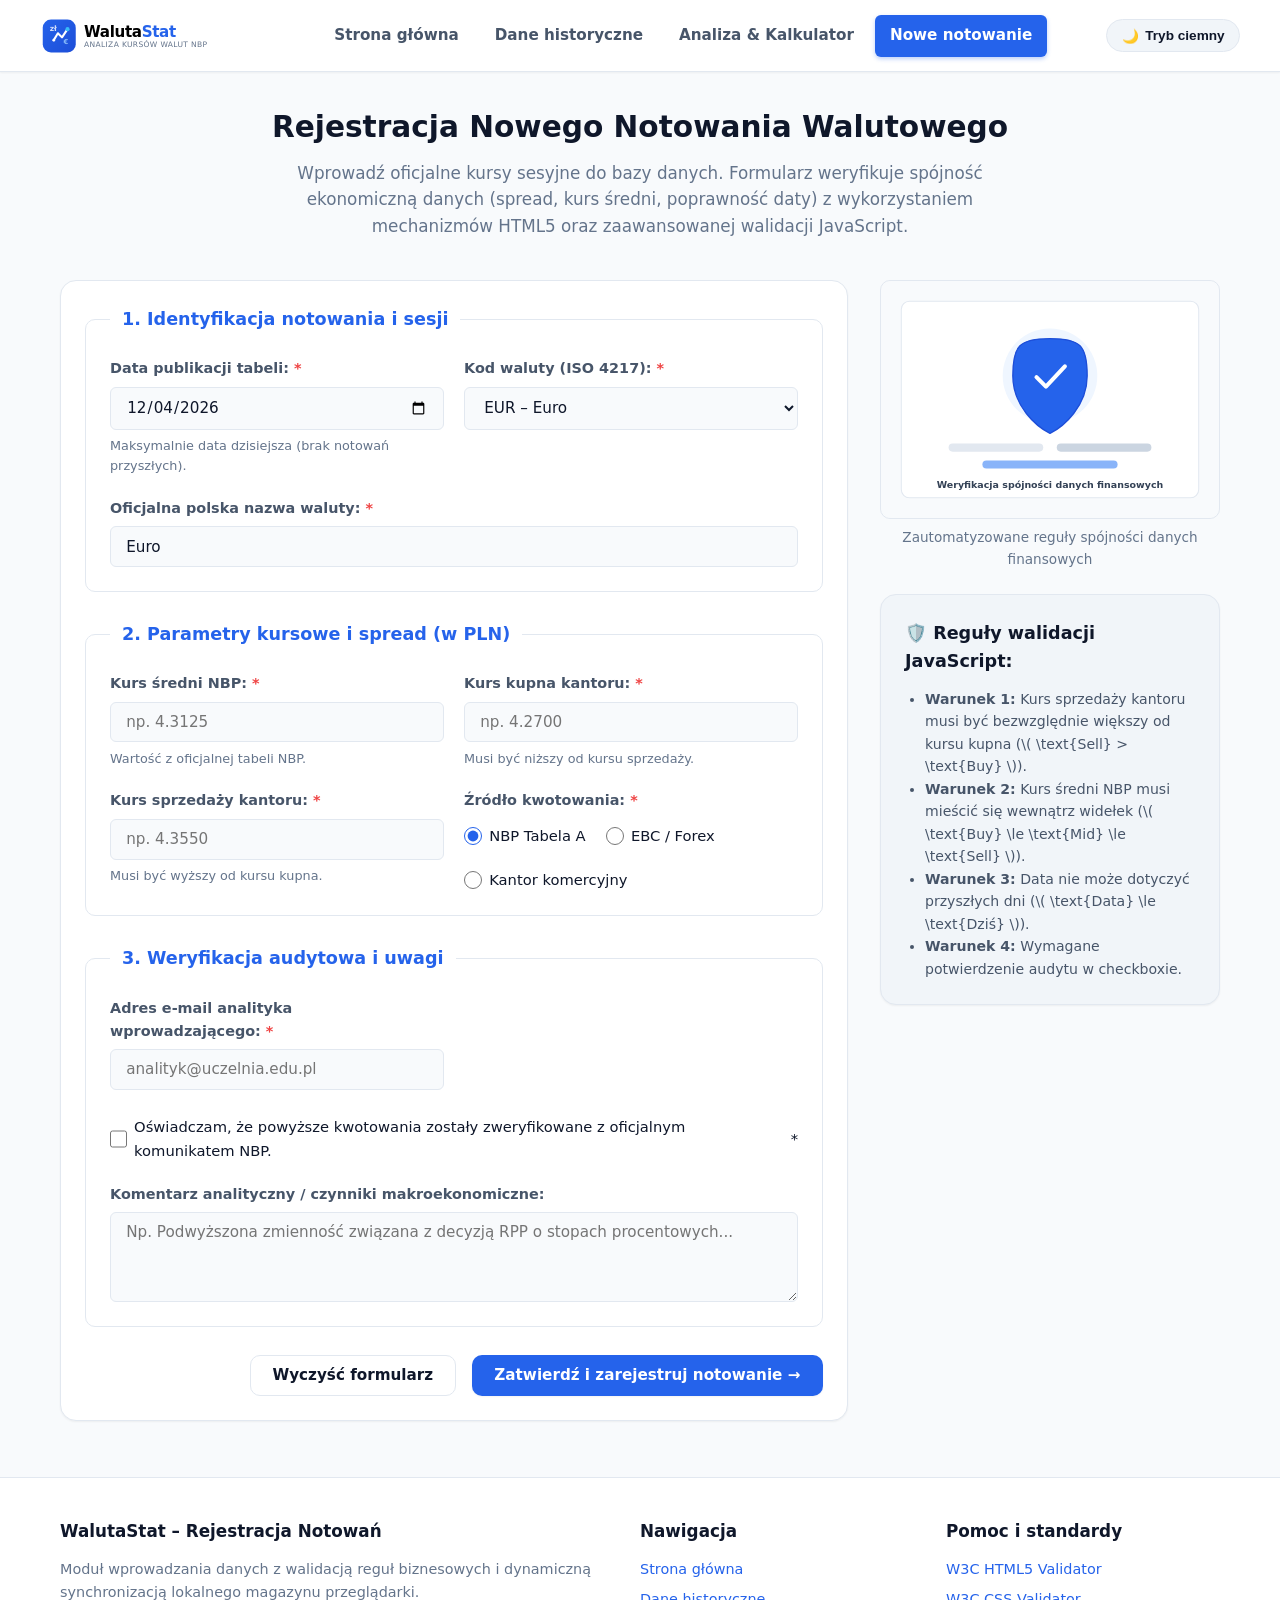
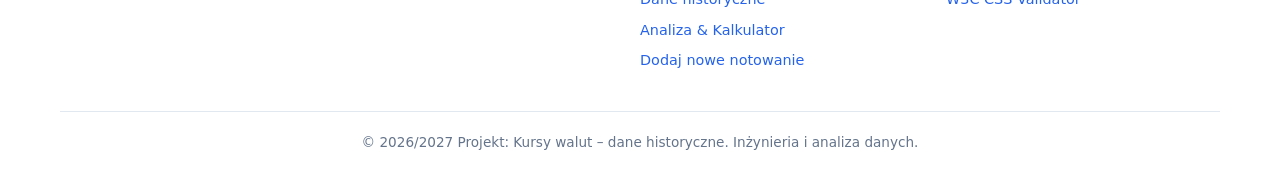
<file: formularz.html>
<!DOCTYPE html>
<html lang="pl">
<head>
  <meta charset="UTF-8">
  <meta name="viewport" content="width=device-width, initial-scale=1.0">
  <meta name="description" content="Formularz rejestracji i weryfikacji nowego notowania kursu walut. Podwójna walidacja HTML5 i JavaScript.">
  <title>Rejestracja Nowego Notowania Walutowego – Formularz | WalutaStat</title>
  <link rel="stylesheet" href="css/style.css">
</head>
<body data-page="formularz">

  <!-- ======================================================================
       NAGŁÓWEK I GŁÓWNE MENU NAWIGACYJNE
       ====================================================================== -->
  <header class="site-header">
    <div class="container header-inner">
      <a href="index.html" class="brand-link" title="Przejdź do strony głównej WalutaStat">
        <img src="img/logo.svg" alt="Logo WalutaStat - Analiza kursów walut NBP" class="brand-logo">
      </a>

      <nav class="main-nav" aria-label="Główna nawigacja serwisu">
        <ul class="nav-list">
          <li><a href="index.html" class="nav-link">Strona główna</a></li>
          <li><a href="dane.html" class="nav-link">Dane historyczne</a></li>
          <li><a href="analiza.html" class="nav-link">Analiza &amp; Kalkulator</a></li>
          <li><a href="formularz.html" class="nav-link active" aria-current="page">Nowe notowanie</a></li>
        </ul>
      </nav>

      <div class="nav-actions">
        <button id="theme-toggle" class="theme-toggle-btn" aria-label="Przełącz motyw kolorystyczny witryny">
          🌙 <span>Tryb ciemny</span>
        </button>
      </div>
    </div>
  </header>

  <!-- ======================================================================
       TREŚĆ GŁÓWNA STRONY (MAIN)
       ====================================================================== -->
  <main class="main-content">
    <div class="container">

      <!-- Wprowadzenie do formularza -->
      <section style="text-align: center; max-width: 760px; margin: 0 auto 2.5rem;">
        <h1 class="section-title">Rejestracja Nowego Notowania Walutowego</h1>
        <p class="section-subtitle">
          Wprowadź oficjalne kursy sesyjne do bazy danych. Formularz weryfikuje spójność ekonomiczną
          danych (spread, kurs średni, poprawność daty) z wykorzystaniem mechanizmów HTML5 oraz zaawansowanej walidacji JavaScript.
        </p>
      </section>

      <div style="display: grid; grid-template-columns: 1fr 340px; gap: 2rem; align-items: start;">
        
        <!-- ================================================================
             KARTA GŁÓWNA FORMULARZA
             ================================================================ -->
        <section class="card form-card">
          <!-- Kontener na komunikaty błędów walidacji lub sukcesu -->
          <div id="form-feedback-container" aria-live="polite"></div>

          <!-- Karta podsumowania pomyślnie dodanego rekordu (ukryta początkowo) -->
          <div id="form-summary-card" class="card" style="display: none; background-color: var(--success-bg); border-color: var(--success); margin-bottom: 2rem;">
            <h2 style="font-size: 1.25rem; color: var(--success); margin-bottom: 0.75rem; display: flex; align-items: center; gap: 0.5rem;">
              ✓ Podsumowanie zarejestrowanego notowania
            </h2>
            <div style="display: grid; grid-template-columns: 1fr 1fr; gap: 0.75rem; font-size: 0.92rem;">
              <div><strong>Data sesji:</strong> <span id="sum-date"></span></div>
              <div><strong>Waluta:</strong> <span id="sum-currency"></span></div>
              <div><strong>Kurs średni NBP:</strong> <span id="sum-mid"></span></div>
              <div><strong>Kurs kupna:</strong> <span id="sum-buy"></span></div>
              <div><strong>Kurs sprzedaży:</strong> <span id="sum-sell"></span></div>
              <div><strong>Wyliczony spread:</strong> <span id="sum-spread"></span></div>
              <div><strong>Instytucja źródłowa:</strong> <span id="sum-source"></span></div>
              <div style="grid-column: 1 / -1;"><strong>Uwagi analityka:</strong> <span id="sum-notes"></span></div>
            </div>
            <p style="margin-top: 1rem; font-size: 0.85rem; color: var(--text-secondary);">
              <em>Notowanie zostało natychmiast zapisane w pamięci <code>localStorage</code> i jest widoczne w tabeli danych oraz na wykresach!</em>
            </p>
          </div>

          <!-- Formularz z min. 8 kontrolkami, fieldsetami i walidacją -->
          <form id="exchange-submission-form" class="styled-form" novalidate>
            
            <!-- GRUPA 1: Identyfikacja waluty i sesji -->
            <fieldset>
              <legend>1. Identyfikacja notowania i sesji</legend>
              <div class="form-grid">
                <!-- Kontrolka 1: Data sesji -->
                <div class="form-group">
                  <label for="record-date" class="form-label">
                    Data publikacji tabeli: <span class="req">*</span>
                  </label>
                  <input 
                    type="date" 
                    id="record-date" 
                    name="record-date"
                    class="form-input" 
                    required 
                    aria-describedby="date-help"
                  >
                  <span id="date-help" class="form-help">Maksymalnie data dzisiejsza (brak notowań przyszłych).</span>
                </div>

                <!-- Kontrolka 2: Kod waluty (Select) -->
                <div class="form-group">
                  <label for="record-currency" class="form-label">
                    Kod waluty (ISO 4217): <span class="req">*</span>
                  </label>
                  <select id="record-currency" name="record-currency" class="form-select" required>
                    <option value="EUR">EUR – Euro</option>
                    <option value="USD">USD – Dolar amerykański</option>
                    <option value="GBP">GBP – Funt szterling</option>
                    <option value="CHF">CHF – Frank szwajcarski</option>
                  </select>
                </div>

                <!-- Kontrolka 3: Pełna nazwa waluty (Text) -->
                <div class="form-group full-width">
                  <label for="record-currency-name" class="form-label">
                    Oficjalna polska nazwa waluty: <span class="req">*</span>
                  </label>
                  <input 
                    type="text" 
                    id="record-currency-name" 
                    name="record-currency-name"
                    class="form-input" 
                    value="Euro" 
                    required 
                    maxlength="50"
                    placeholder="np. Euro"
                  >
                </div>
              </div>
            </fieldset>

            <!-- GRUPA 2: Wycena kursowa i parametry rynku -->
            <fieldset>
              <legend>2. Parametry kursowe i spread (w PLN)</legend>
              <div class="form-grid">
                <!-- Kontrolka 4: Kurs średni NBP (Number z step) -->
                <div class="form-group">
                  <label for="record-mid-rate" class="form-label">
                    Kurs średni NBP: <span class="req">*</span>
                  </label>
                  <input 
                    type="number" 
                    id="record-mid-rate" 
                    name="record-mid-rate"
                    class="form-input" 
                    step="0.0001" 
                    min="0.0001" 
                    max="100.0000"
                    placeholder="np. 4.3125" 
                    required
                  >
                  <span class="form-help">Wartość z oficjalnej tabeli NBP.</span>
                </div>

                <!-- Kontrolka 5: Kurs kupna (Number) -->
                <div class="form-group">
                  <label for="record-buy-rate" class="form-label">
                    Kurs kupna kantoru: <span class="req">*</span>
                  </label>
                  <input 
                    type="number" 
                    id="record-buy-rate" 
                    name="record-buy-rate"
                    class="form-input" 
                    step="0.0001" 
                    min="0.0001" 
                    max="100.0000"
                    placeholder="np. 4.2700" 
                    required
                  >
                  <span class="form-help">Musi być niższy od kursu sprzedaży.</span>
                </div>

                <!-- Kontrolka 6: Kurs sprzedaży (Number) -->
                <div class="form-group">
                  <label for="record-sell-rate" class="form-label">
                    Kurs sprzedaży kantoru: <span class="req">*</span>
                  </label>
                  <input 
                    type="number" 
                    id="record-sell-rate" 
                    name="record-sell-rate"
                    class="form-input" 
                    step="0.0001" 
                    min="0.0001" 
                    max="100.0000"
                    placeholder="np. 4.3550" 
                    required
                  >
                  <span class="form-help">Musi być wyższy od kursu kupna.</span>
                </div>

                <!-- Kontrolka 7: Źródło danych (Radio buttons) -->
                <div class="form-group">
                  <span class="form-label">Źródło kwotowania: <span class="req">*</span></span>
                  <div class="radio-group">
                    <label class="radio-item">
                      <input type="radio" name="record-source" value="NBP" checked>
                      NBP Tabela A
                    </label>
                    <label class="radio-item">
                      <input type="radio" name="record-source" value="EBC">
                      EBC / Forex
                    </label>
                    <label class="radio-item">
                      <input type="radio" name="record-source" value="Rynek">
                      Kantor komercyjny
                    </label>
                  </div>
                </div>
              </div>
            </fieldset>

            <!-- GRUPA 3: Weryfikacja, audyt i notatki -->
            <fieldset>
              <legend>3. Weryfikacja audytowa i uwagi</legend>
              <div class="form-grid">
                <!-- Kontrolka 8: Email analityka (Email) -->
                <div class="form-group">
                  <label for="record-analyst-email" class="form-label">
                    Adres e-mail analityka wprowadzającego: <span class="req">*</span>
                  </label>
                  <input 
                    type="email" 
                    id="record-analyst-email" 
                    name="record-analyst-email"
                    class="form-input" 
                    placeholder="analityk@uczelnia.edu.pl" 
                    required
                  >
                </div>

                <!-- Kontrolka 9: Checkbox weryfikacji -->
                <div class="form-group full-width">
                  <div class="checkbox-group">
                    <label class="checkbox-item">
                      <input type="checkbox" id="record-verified" name="record-verified" required>
                      Oświadczam, że powyższe kwotowania zostały zweryfikowane z oficjalnym komunikatem NBP. <span class="req">*</span>
                    </label>
                  </div>
                </div>

                <!-- Kontrolka 10: Notatki analityczne (Textarea) -->
                <div class="form-group full-width">
                  <label for="record-notes" class="form-label">
                    Komentarz analityczny / czynniki makroekonomiczne:
                  </label>
                  <textarea 
                    id="record-notes" 
                    name="record-notes"
                    class="form-textarea" 
                    maxlength="500" 
                    placeholder="Np. Podwyższona zmienność związana z decyzją RPP o stopach procentowych..."
                  ></textarea>
                </div>
              </div>
            </fieldset>

            <!-- Przyciski formularza -->
            <div style="display: flex; gap: 1rem; justify-content: flex-end; margin-top: 1.5rem;">
              <button type="reset" class="btn btn-secondary">Wyczyść formularz</button>
              <button type="submit" class="btn btn-primary">Zatwierdź i zarejestruj notowanie &rarr;</button>
            </div>
          </form>
        </section>

        <!-- ================================================================
             PASEK BOCZNY (ASIDE) Z GRAFIKĄ I REGULAMINEM WALIDACJI
             ================================================================ -->
        <aside>
          <figure style="margin-bottom: 1.5rem;">
            <img 
              src="img/security-check.svg" 
              alt="Ilustracja tarczy bezpieczeństwa i weryfikacji poprawności danych finansowych"
              style="border-radius: var(--radius-md); border: 1px solid var(--border-color);"
            >
            <figcaption style="font-size: 0.85rem; color: var(--text-muted); margin-top: 0.5rem; text-align: center;">
              Zautomatyzowane reguły spójności danych finansowych
            </figcaption>
          </figure>

          <div class="card" style="background-color: var(--bg-surface-secondary);">
            <h3 style="font-size: 1.1rem; margin-bottom: 0.75rem; color: var(--text-main);">
              🛡️ Reguły walidacji JavaScript:
            </h3>
            <ul style="font-size: 0.88rem; color: var(--text-secondary); padding-left: 1.25rem; line-height: 1.6;">
              <li><strong>Warunek 1:</strong> Kurs sprzedaży kantoru musi być bezwzględnie większy od kursu kupna (\( \text{Sell} > \text{Buy} \)).</li>
              <li><strong>Warunek 2:</strong> Kurs średni NBP musi mieścić się wewnątrz widełek (\( \text{Buy} \le \text{Mid} \le \text{Sell} \)).</li>
              <li><strong>Warunek 3:</strong> Data nie może dotyczyć przyszłych dni (\( \text{Data} \le \text{Dziś} \)).</li>
              <li><strong>Warunek 4:</strong> Wymagane potwierdzenie audytu w checkboxie.</li>
            </ul>
          </div>
        </aside>

      </div>

    </div>
  </main>

  <!-- ======================================================================
       STOPKA WITRYNY (FOOTER)
       ====================================================================== -->
  <footer class="site-footer">
    <div class="container">
      <div class="footer-grid">
        <div class="footer-col">
          <h3>WalutaStat – Rejestracja Notowań</h3>
          <p>
            Moduł wprowadzania danych z walidacją reguł biznesowych i dynamiczną synchronizacją
            lokalnego magazynu przeglądarki.
          </p>
        </div>

        <div class="footer-col">
          <h3>Nawigacja</h3>
          <ul>
            <li><a href="index.html">Strona główna</a></li>
            <li><a href="dane.html">Dane historyczne</a></li>
            <li><a href="analiza.html">Analiza &amp; Kalkulator</a></li>
            <li><a href="formularz.html">Dodaj nowe notowanie</a></li>
          </ul>
        </div>

        <div class="footer-col">
          <h3>Pomoc i standardy</h3>
          <ul>
            <li><a href="https://validator.w3.org" target="_blank" rel="noopener">W3C HTML5 Validator</a></li>
            <li><a href="https://jigsaw.w3.org/css-validator/" target="_blank" rel="noopener">W3C CSS Validator</a></li>
          </ul>
        </div>
      </div>

      <div class="footer-bottom">
        <p>&copy; 2026/2027 Projekt: Kursy walut – dane historyczne. Inżynieria i analiza danych.</p>
      </div>
    </div>
  </footer>

  <!-- Dołączenie skryptów JS -->
  <script src="js/data.js"></script>
  <script src="js/app.js"></script>
</body>
</html>
</file>
<file: css/style.css>
/* ==========================================================================
   PROJEKT: Kursy walut – dane historyczne (Temat 27)
   KIERUNEK: Inżynieria i analiza danych | Aplikacje internetowe
   PLIK: css/style.css - Główny arkusz stylów witryny
   ========================================================================== */

/* --------------------------------------------------------------------------
   1. ZMIENNE CSS (MOTYW JASNY I CIEMNY)
   -------------------------------------------------------------------------- */
:root {
  --primary: #2563eb;
  --primary-hover: #1d4ed8;
  --primary-light: #eff6ff;
  --primary-focus: rgba(37, 99, 235, 0.25);
  
  --secondary: #0ea5e9;
  --accent: #f59e0b;
  --success: #10b981;
  --success-bg: #ecfdf5;
  --danger: #ef4444;
  --danger-bg: #fef2f2;
  --warning: #f59e0b;
  --warning-bg: #fffbeb;
  
  --bg-body: #f8fafc;
  --bg-surface: #ffffff;
  --bg-surface-secondary: #f1f5f9;
  --border-color: #e2e8f0;
  --border-focus: #3b82f6;
  
  --text-main: #0f172a;
  --text-secondary: #475569;
  --text-muted: #64748b;
  --text-inverse: #ffffff;
  
  --shadow-sm: 0 1px 2px 0 rgba(0, 0, 0, 0.05);
  --shadow-md: 0 4px 6px -1px rgba(0, 0, 0, 0.1), 0 2px 4px -2px rgba(0, 0, 0, 0.1);
  --shadow-lg: 0 10px 15px -3px rgba(0, 0, 0, 0.1), 0 4px 6px -4px rgba(0, 0, 0, 0.1);
  
  --radius-sm: 6px;
  --radius-md: 10px;
  --radius-lg: 16px;
  --radius-full: 9999px;
  
  --transition-fast: 0.15s ease-in-out;
  --transition-normal: 0.25s ease-in-out;
  --font-family: system-ui, -apple-system, BlinkMacSystemFont, "Segoe UI", Roboto, Helvetica, Arial, sans-serif;
}

/* Tryb ciemny (Dark Theme) */
body.dark-theme {
  --primary: #3b82f6;
  --primary-hover: #60a5fa;
  --primary-light: rgba(59, 130, 246, 0.15);
  --primary-focus: rgba(59, 130, 246, 0.35);

  --bg-body: #0b0f19;
  --bg-surface: #131b2e;
  --bg-surface-secondary: #1e293b;
  --border-color: #27354f;
  --border-focus: #60a5fa;
  
  --text-main: #f1f5f9;
  --text-secondary: #cbd5e1;
  --text-muted: #94a3b8;
  --text-inverse: #ffffff;

  --shadow-sm: 0 1px 2px 0 rgba(0, 0, 0, 0.4);
  --shadow-md: 0 4px 10px 0 rgba(0, 0, 0, 0.5);
  --shadow-lg: 0 12px 25px -4px rgba(0, 0, 0, 0.7);

  --success-bg: rgba(16, 185, 129, 0.15);
  --danger-bg: rgba(239, 68, 68, 0.15);
  --warning-bg: rgba(245, 158, 11, 0.15);
}

/* --------------------------------------------------------------------------
   2. RESET I PODSTAWOWE ELEMENTY
   -------------------------------------------------------------------------- */
*, *::before, *::after {
  box-sizing: border-box;
  margin: 0;
  padding: 0;
}

html {
  font-size: 16px;
  scroll-behavior: smooth;
}

body {
  font-family: var(--font-family);
  background-color: var(--bg-body);
  color: var(--text-main);
  line-height: 1.6;
  min-height: 100vh;
  display: flex;
  flex-direction: column;
  transition: background-color var(--transition-normal), color var(--transition-normal);
}

a {
  color: var(--primary);
  text-decoration: none;
  transition: color var(--transition-fast);
}

a:hover, a:focus-visible {
  color: var(--primary-hover);
  text-decoration: underline;
}

img, svg {
  display: block;
  max-width: 100%;
  height: auto;
}

/* --------------------------------------------------------------------------
   3. UKŁAD STRONY (LAYOUT & HEADER / NAV)
   -------------------------------------------------------------------------- */
.container {
  width: 100%;
  max-width: 1200px;
  margin-left: auto;
  margin-right: auto;
  padding-left: 1.25rem;
  padding-right: 1.25rem;
}

.site-header {
  background-color: var(--bg-surface);
  border-bottom: 1px solid var(--border-color);
  position: sticky;
  top: 0;
  z-index: 100;
  box-shadow: var(--shadow-sm);
  transition: background-color var(--transition-normal), border-color var(--transition-normal);
}

.header-inner {
  display: flex;
  align-items: center;
  justify-content: space-between;
  padding: 0.85rem 0;
  gap: 1.5rem;
}

.brand-link {
  display: flex;
  align-items: center;
  text-decoration: none !important;
}

.brand-logo {
  height: 44px;
  width: auto;
}

.main-nav {
  display: flex;
  align-items: center;
  gap: 0.5rem;
}

.nav-list {
  display: flex;
  align-items: center;
  list-style: none;
  gap: 0.35rem;
}

.nav-link {
  display: inline-flex;
  align-items: center;
  gap: 0.5rem;
  padding: 0.55rem 0.95rem;
  border-radius: var(--radius-sm);
  font-weight: 600;
  font-size: 0.95rem;
  color: var(--text-secondary);
  text-decoration: none !important;
  transition: all var(--transition-fast);
}

.nav-link:hover {
  background-color: var(--primary-light);
  color: var(--primary);
}

.nav-link.active {
  background-color: var(--primary);
  color: var(--text-inverse) !important;
  box-shadow: 0 2px 4px rgba(37, 99, 235, 0.3);
}

.nav-actions {
  display: flex;
  align-items: center;
  gap: 0.75rem;
}

/* Przycisk przełączania motywu */
.theme-toggle-btn {
  background: var(--bg-surface-secondary);
  border: 1px solid var(--border-color);
  color: var(--text-main);
  border-radius: var(--radius-full);
  padding: 0.45rem 0.9rem;
  font-size: 0.85rem;
  font-weight: 600;
  cursor: pointer;
  display: inline-flex;
  align-items: center;
  gap: 0.4rem;
  transition: all var(--transition-fast);
}

.theme-toggle-btn:hover {
  border-color: var(--primary);
  background-color: var(--primary-light);
  color: var(--primary);
  transform: translateY(-1px);
}

/* --------------------------------------------------------------------------
   4. SEKCJA GŁÓWNA I BOHATER (HERO / INTRO)
   -------------------------------------------------------------------------- */
.main-content {
  flex: 1;
  padding-top: 2rem;
  padding-bottom: 3.5rem;
}

.hero-section {
  display: grid;
  grid-template-columns: 1.2fr 0.8fr;
  align-items: center;
  gap: 2.5rem;
  padding: 2.5rem 0 3.5rem;
}

.hero-content h1 {
  font-size: 2.6rem;
  font-weight: 800;
  line-height: 1.2;
  margin-bottom: 1rem;
  letter-spacing: -0.02em;
}

.hero-content h1 span.gradient-text {
  background: linear-gradient(135deg, var(--primary) 0%, #0ea5e9 100%);
  -webkit-background-clip: text;
  -webkit-text-fill-color: transparent;
}

.hero-lead {
  font-size: 1.15rem;
  color: var(--text-secondary);
  margin-bottom: 1.5rem;
  max-width: 580px;
}

.hero-buttons {
  display: flex;
  gap: 1rem;
  flex-wrap: wrap;
}

.hero-visual {
  position: relative;
  display: flex;
  justify-content: center;
  align-items: center;
}

.hero-visual img {
  border-radius: var(--radius-lg);
  box-shadow: var(--shadow-lg);
  border: 1px solid var(--border-color);
  animation: floatIllustration 6s ease-in-out infinite;
}

@keyframes floatIllustration {
  0%, 100% { transform: translateY(0); }
  50% { transform: translateY(-8px); }
}

/* --------------------------------------------------------------------------
   5. PRZYCISKI I KOMPONENTY WIZUALNE
   -------------------------------------------------------------------------- */
.btn {
  display: inline-flex;
  align-items: center;
  justify-content: center;
  gap: 0.5rem;
  font-family: inherit;
  font-size: 0.95rem;
  font-weight: 600;
  padding: 0.65rem 1.35rem;
  border-radius: var(--radius-md);
  cursor: pointer;
  border: 1px solid transparent;
  transition: all var(--transition-fast);
  text-decoration: none !important;
}

.btn-primary {
  background-color: var(--primary);
  color: var(--text-inverse);
  box-shadow: var(--shadow-sm);
}

.btn-primary:hover {
  background-color: var(--primary-hover);
  color: var(--text-inverse);
  transform: translateY(-2px);
  box-shadow: var(--shadow-md);
}

.btn-secondary {
  background-color: var(--bg-surface);
  color: var(--text-main);
  border-color: var(--border-color);
}

.btn-secondary:hover {
  background-color: var(--bg-surface-secondary);
  border-color: var(--text-muted);
  transform: translateY(-2px);
}

.btn-sm {
  padding: 0.4rem 0.8rem;
  font-size: 0.85rem;
}

/* --------------------------------------------------------------------------
   6. KARTY, GRID I DASHBOARD
   -------------------------------------------------------------------------- */
.section-title {
  font-size: 1.85rem;
  font-weight: 700;
  margin-bottom: 0.5rem;
  color: var(--text-main);
}

.section-subtitle {
  font-size: 1.05rem;
  color: var(--text-muted);
  margin-bottom: 2rem;
}

.card {
  background-color: var(--bg-surface);
  border: 1px solid var(--border-color);
  border-radius: var(--radius-lg);
  padding: 1.5rem;
  box-shadow: var(--shadow-sm);
  transition: all var(--transition-normal);
}

.card:hover {
  box-shadow: var(--shadow-md);
  border-color: var(--border-focus);
}

/* Statystyki / wskaźniki kafelkowe */
.stats-grid {
  display: grid;
  grid-template-columns: repeat(auto-fit, minmax(220px, 1fr));
  gap: 1.25rem;
  margin-bottom: 2rem;
}

.stat-card {
  background-color: var(--bg-surface);
  border: 1px solid var(--border-color);
  border-radius: var(--radius-md);
  padding: 1.25rem;
  position: relative;
  overflow: hidden;
  transition: transform var(--transition-fast), box-shadow var(--transition-fast);
}

.stat-card:hover {
  transform: translateY(-3px);
  box-shadow: var(--shadow-md);
}

.stat-card::before {
  content: "";
  position: absolute;
  top: 0;
  left: 0;
  width: 4px;
  height: 100%;
  background-color: var(--primary);
}

.stat-card.stat-green::before { background-color: var(--success); }
.stat-card.stat-amber::before { background-color: var(--accent); }
.stat-card.stat-purple::before { background-color: #8b5cf6; }

.stat-label {
  font-size: 0.85rem;
  font-weight: 600;
  text-transform: uppercase;
  letter-spacing: 0.05em;
  color: var(--text-muted);
  margin-bottom: 0.4rem;
}

.stat-value {
  font-size: 1.75rem;
  font-weight: 800;
  color: var(--text-main);
  line-height: 1.2;
}

.stat-sub {
  font-size: 0.8rem;
  color: var(--text-muted);
  margin-top: 0.35rem;
}

/* --------------------------------------------------------------------------
   7. TABELA DANYCH HISTORYCZNYCH
   -------------------------------------------------------------------------- */
.data-controls-bar {
  display: flex;
  flex-wrap: wrap;
  gap: 1rem;
  justify-content: space-between;
  align-items: center;
  background-color: var(--bg-surface);
  border: 1px solid var(--border-color);
  border-radius: var(--radius-md);
  padding: 1.2rem;
  margin-bottom: 1.5rem;
  box-shadow: var(--shadow-sm);
}

.filter-group {
  display: flex;
  flex-wrap: wrap;
  align-items: center;
  gap: 0.75rem;
}

.filter-group label {
  font-size: 0.9rem;
  font-weight: 600;
  color: var(--text-secondary);
}

.form-control-inline {
  background-color: var(--bg-body);
  border: 1px solid var(--border-color);
  color: var(--text-main);
  padding: 0.5rem 0.85rem;
  border-radius: var(--radius-sm);
  font-family: inherit;
  font-size: 0.9rem;
  transition: border-color var(--transition-fast), box-shadow var(--transition-fast);
}

.form-control-inline:focus {
  outline: none;
  border-color: var(--primary);
  box-shadow: 0 0 0 3px var(--primary-focus);
}

.table-responsive {
  width: 100%;
  overflow-x: auto;
  background-color: var(--bg-surface);
  border: 1px solid var(--border-color);
  border-radius: var(--radius-lg);
  box-shadow: var(--shadow-sm);
  margin-bottom: 1.5rem;
}

.data-table {
  width: 100%;
  border-collapse: collapse;
  text-align: left;
  font-size: 0.95rem;
}

.data-table thead {
  background-color: var(--bg-surface-secondary);
  border-bottom: 2px solid var(--border-color);
}

.data-table th {
  padding: 1rem 1.25rem;
  font-weight: 700;
  color: var(--text-secondary);
  white-space: nowrap;
  user-select: none;
}

.data-table th.sortable {
  cursor: pointer;
  transition: color var(--transition-fast);
}

.data-table th.sortable:hover {
  color: var(--primary);
}

.data-table th.sortable::after {
  content: " ↕";
  opacity: 0.4;
  font-size: 0.85em;
}

.data-table th.sorted-asc::after {
  content: " ↑";
  opacity: 1;
  color: var(--primary);
}

.data-table th.sorted-desc::after {
  content: " ↓";
  opacity: 1;
  color: var(--primary);
}

.data-table td {
  padding: 0.95rem 1.25rem;
  border-bottom: 1px solid var(--border-color);
  color: var(--text-main);
  white-space: nowrap;
}

.data-table tbody tr {
  transition: background-color var(--transition-fast);
}

.data-table tbody tr:hover {
  background-color: var(--primary-light);
}

.data-table tbody tr:last-child td {
  border-bottom: none;
}

/* Odznaki walut i zmian */
.badge {
  display: inline-flex;
  align-items: center;
  gap: 0.35rem;
  padding: 0.25rem 0.6rem;
  border-radius: var(--radius-full);
  font-size: 0.8rem;
  font-weight: 700;
}

.badge-currency {
  background-color: var(--primary-light);
  color: var(--primary);
  border: 1px solid rgba(37, 99, 235, 0.2);
}

.badge-green {
  background-color: var(--success-bg);
  color: var(--success);
}

.badge-red {
  background-color: var(--danger-bg);
  color: var(--danger);
}

/* --------------------------------------------------------------------------
   8. FORMULARZ ZGŁOSZENIA / NOWEGO NOTOWANIA
   -------------------------------------------------------------------------- */
.form-card {
  max-width: 800px;
  margin: 0 auto;
}

.styled-form fieldset {
  border: 1px solid var(--border-color);
  border-radius: var(--radius-md);
  padding: 1.5rem;
  margin-bottom: 1.75rem;
  background-color: var(--bg-surface);
}

.styled-form legend {
  padding: 0 0.75rem;
  font-size: 1.1rem;
  font-weight: 700;
  color: var(--primary);
}

.form-grid {
  display: grid;
  grid-template-columns: 1fr 1fr;
  gap: 1.25rem;
}

.form-group {
  display: flex;
  flex-direction: column;
  gap: 0.4rem;
}

.form-group.full-width {
  grid-column: 1 / -1;
}

.form-label {
  font-size: 0.9rem;
  font-weight: 600;
  color: var(--text-secondary);
}

.form-label span.req {
  color: var(--danger);
}

.form-input, .form-select, .form-textarea {
  width: 100%;
  padding: 0.65rem 0.95rem;
  background-color: var(--bg-body);
  border: 1px solid var(--border-color);
  border-radius: var(--radius-sm);
  color: var(--text-main);
  font-family: inherit;
  font-size: 0.95rem;
  transition: all var(--transition-fast);
}

.form-input:focus, .form-select:focus, .form-textarea:focus {
  outline: none;
  border-color: var(--primary);
  box-shadow: 0 0 0 3px var(--primary-focus);
}

.form-input:invalid:not(:placeholder-shown) {
  border-color: var(--danger);
}

.form-textarea {
  resize: vertical;
  min-height: 90px;
}

.radio-group, .checkbox-group {
  display: flex;
  gap: 1.25rem;
  flex-wrap: wrap;
  align-items: center;
  padding-top: 0.35rem;
}

.radio-item, .checkbox-item {
  display: inline-flex;
  align-items: center;
  gap: 0.45rem;
  font-size: 0.92rem;
  cursor: pointer;
  user-select: none;
}

.radio-item input, .checkbox-item input {
  accent-color: var(--primary);
  width: 18px;
  height: 18px;
  cursor: pointer;
}

.form-help {
  font-size: 0.8rem;
  color: var(--text-muted);
}

/* Informacja zwrotna i alerty walidacji */
.alert-box {
  padding: 1rem 1.25rem;
  border-radius: var(--radius-md);
  margin-bottom: 1.5rem;
  display: flex;
  align-items: flex-start;
  gap: 0.75rem;
  font-size: 0.92rem;
  animation: fadeIn 0.3s ease-out;
}

.alert-danger {
  background-color: var(--danger-bg);
  border: 1px solid var(--danger);
  color: var(--danger);
}

.alert-success {
  background-color: var(--success-bg);
  border: 1px solid var(--success);
  color: var(--success);
}

@keyframes fadeIn {
  from { opacity: 0; transform: translateY(-5px); }
  to { opacity: 1; transform: translateY(0); }
}

/* --------------------------------------------------------------------------
   9. KALKULATOR WALUTOWY (FUNKCJONALNOŚĆ INDYWIDUALNA)
   -------------------------------------------------------------------------- */
.calculator-card {
  background-color: var(--bg-surface);
  border: 1px solid var(--border-color);
  border-radius: var(--radius-lg);
  padding: 2rem;
  margin-bottom: 2.5rem;
}

.calc-grid {
  display: grid;
  grid-template-columns: 1fr auto 1fr;
  align-items: center;
  gap: 1.5rem;
  margin-top: 1.5rem;
}

.calc-box {
  background-color: var(--bg-body);
  border: 1px solid var(--border-color);
  border-radius: var(--radius-md);
  padding: 1.25rem;
}

.calc-swap-btn {
  background: var(--primary-light);
  border: 1px solid var(--primary);
  color: var(--primary);
  width: 44px;
  height: 44px;
  border-radius: var(--radius-full);
  display: flex;
  align-items: center;
  justify-content: center;
  cursor: pointer;
  font-size: 1.2rem;
  transition: all var(--transition-fast);
}

.calc-swap-btn:hover {
  background: var(--primary);
  color: var(--text-inverse);
  transform: rotate(180deg);
}

.calc-result-display {
  margin-top: 1.5rem;
  padding: 1.25rem;
  background-color: var(--primary-light);
  border-left: 4px solid var(--primary);
  border-radius: var(--radius-sm);
  display: flex;
  justify-content: space-between;
  align-items: center;
  flex-wrap: wrap;
  gap: 1rem;
}

.calc-result-number {
  font-size: 1.8rem;
  font-weight: 800;
  color: var(--primary);
}

/* --------------------------------------------------------------------------
   10. STOPKA WITRYNY
   -------------------------------------------------------------------------- */
.site-footer {
  background-color: var(--bg-surface);
  border-top: 1px solid var(--border-color);
  padding: 2.5rem 0 1.5rem;
  margin-top: auto;
  font-size: 0.9rem;
  color: var(--text-muted);
  transition: background-color var(--transition-normal), border-color var(--transition-normal);
}

.footer-grid {
  display: grid;
  grid-template-columns: 2fr 1fr 1fr;
  gap: 2rem;
  margin-bottom: 2rem;
}

.footer-col h3 {
  color: var(--text-main);
  font-size: 1.05rem;
  margin-bottom: 0.85rem;
}

.footer-col ul {
  list-style: none;
}

.footer-col ul li {
  margin-bottom: 0.45rem;
}

.footer-bottom {
  border-top: 1px solid var(--border-color);
  padding-top: 1.25rem;
  text-align: center;
  font-size: 0.85rem;
}

/* --------------------------------------------------------------------------
   11. RESPONSYWNOŚĆ (MEDIA QUERIES)
   -------------------------------------------------------------------------- */

/* Reguła 1: Tablety i laptopy z mniejszym ekranem (max-width: 992px) */
@media (max-width: 992px) {
  .hero-section {
    grid-template-columns: 1fr;
    text-align: center;
    gap: 2rem;
  }
  
  .hero-lead {
    margin-left: auto;
    margin-right: auto;
  }
  
  .hero-buttons {
    justify-content: center;
  }

  .calc-grid {
    grid-template-columns: 1fr;
    gap: 1rem;
  }

  .calc-swap-btn {
    margin: 0 auto;
    transform: rotate(90deg);
  }

  .footer-grid {
    grid-template-columns: 1fr 1fr;
  }
}

/* Reguła 2: Smartfony i ekrany pionowe (max-width: 640px) */
@media (max-width: 640px) {
  html {
    font-size: 15px;
  }

  .header-inner {
    flex-direction: column;
    align-items: stretch;
    gap: 0.85rem;
  }

  .main-nav {
    overflow-x: auto;
    padding-bottom: 0.35rem;
  }

  .nav-list {
    width: 100%;
    justify-content: space-between;
  }

  .nav-link {
    padding: 0.45rem 0.65rem;
    font-size: 0.85rem;
  }

  .form-grid {
    grid-template-columns: 1fr;
  }

  .footer-grid {
    grid-template-columns: 1fr;
  }

  .hero-content h1 {
    font-size: 2rem;
  }

  .stats-grid {
    grid-template-columns: 1fr;
  }

  .data-controls-bar {
    flex-direction: column;
    align-items: stretch;
  }

  .filter-group {
    flex-direction: column;
    align-items: stretch;
  }

  .form-control-inline {
    width: 100%;
  }
}
</file>
